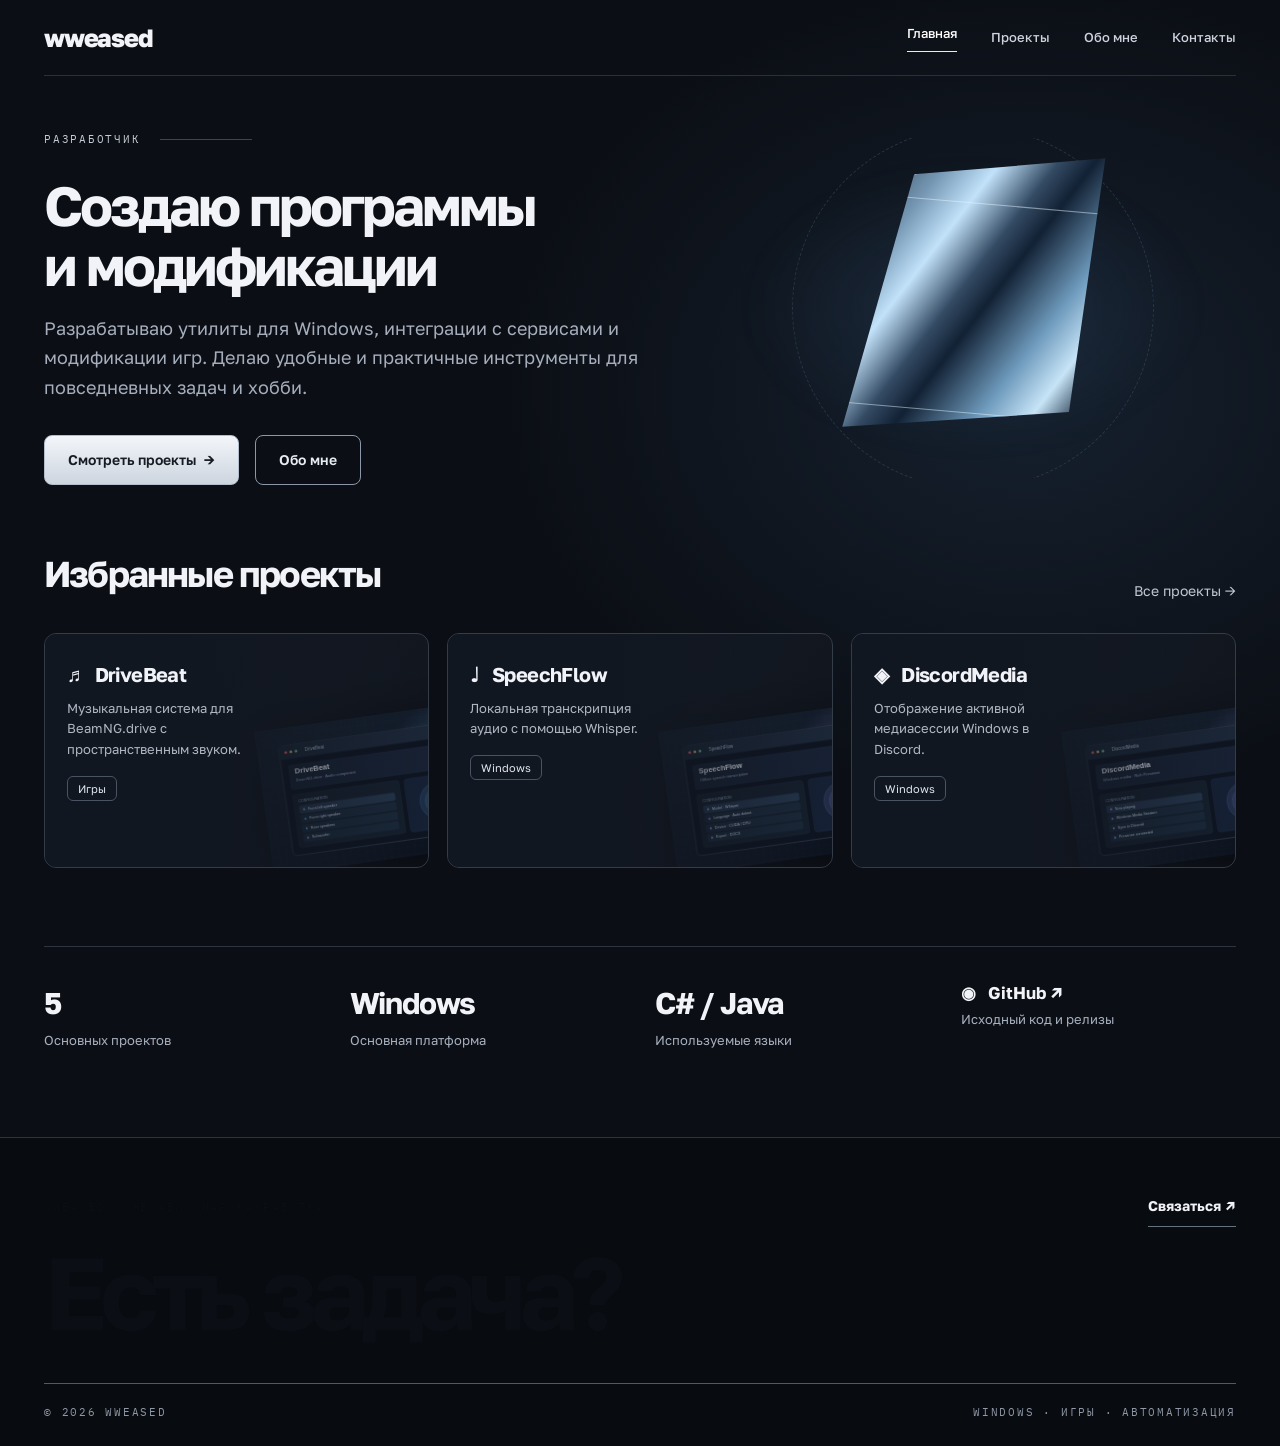
<file: index.html>
<!doctype html><html lang="ru"><head><meta charset="utf-8"><meta name="viewport" content="width=device-width,initial-scale=1"><meta name="theme-color" content="#0b0e14"><meta name="description" content="Портфолио Windows-программ, модов и интеграций"><title>Главная — wweased</title><link rel="stylesheet" href="/assets/style.css"></head><body><div class="wrap"><header class="top"><a class="logo" href="/">wweased<i>.</i></a><button class="menu" type="button" aria-expanded="false" aria-controls="mainnav">Меню</button><nav class="nav" id="mainnav" aria-label="Основная навигация"><a href="/" aria-current="page">Главная</a><a href="/projects/" >Проекты</a><a href="/about/" >Обо мне</a><a href="/contact/" >Контакты</a></nav></header><main><section class="landing-hero"><div class="landing-copy"><div class="mono landing-kicker">РАЗРАБОТЧИК</div><h1>Создаю программы<br>и модификации</h1><p>Разрабатываю утилиты для Windows, интеграции с сервисами и модификации игр. Делаю удобные и практичные инструменты для повседневных задач и хобби.</p><div class="landing-actions"><a class="primary" href="/projects/">Смотреть проекты&nbsp; →</a><a class="secondary" href="/about/">Обо мне</a></div></div><div class="prism-wrap" aria-hidden="true"><div class="prism"></div></div></section><section aria-label="Избранные проекты"><div class="featured-head"><h2>Избранные проекты</h2><a href="/projects/">Все проекты →</a></div><div class="featured-grid"><a class="feature-card" href="/projects/drivebeat/"><div class="card-info"><div class="card-name">♬ &nbsp; DriveBeat</div><p>Музыкальная система для BeamNG.drive с пространственным звуком.</p><span class="pill">Игры</span></div><div class="card-art car-art" aria-hidden="true"><img class="feature-preview" src="/assets/drivebeat-preview.svg" alt="Иллюстрация интерфейса drivebeat" loading="lazy"></div></a><a class="feature-card" href="/projects/speechflow/"><div class="card-info"><div class="card-name">♩ &nbsp; SpeechFlow</div><p>Локальная транскрипция аудио с помощью Whisper.</p><span class="pill">Windows</span></div><div class="card-art wave-art" aria-hidden="true"><img class="feature-preview" src="/assets/speechflow-preview.svg" alt="Иллюстрация интерфейса speechflow" loading="lazy"></div></a><a class="feature-card" href="/projects/discordmedia/"><div class="card-info"><div class="card-name">◈ &nbsp; DiscordMedia</div><p>Отображение активной медиасессии Windows в Discord.</p><span class="pill">Windows</span></div><div class="card-art discord-art" aria-hidden="true"><img class="feature-preview" src="/assets/discordmedia-preview.svg" alt="Иллюстрация интерфейса discordmedia" loading="lazy"></div></a></div></section><section class="landing-stats" aria-label="О проектах"><div><strong>5</strong><span>Основных проектов</span></div><div><strong>Windows</strong><span>Основная платформа</span></div><div><strong>C# / Java</strong><span>Используемые языки</span></div><div><a href="https://github.com/wweased" target="_blank" rel="noopener noreferrer">◉ &nbsp; GitHub ↗</a><br><span>Исходный код и релизы</span></div></section></main></div><footer class="footer"><div class="wrap"><div class="footer-top"><div><span class="mono">wweased / независимая разработка</span><h2>Есть задача?</h2></div><div><a class="textlink" href="/contact/">Связаться ↗</a></div></div><div class="footer-bottom mono"><span>© 2026 wweased</span><span>Windows · Игры · Автоматизация</span></div></div></footer><script src="/assets/site.js" defer></script></body></html>
</file>
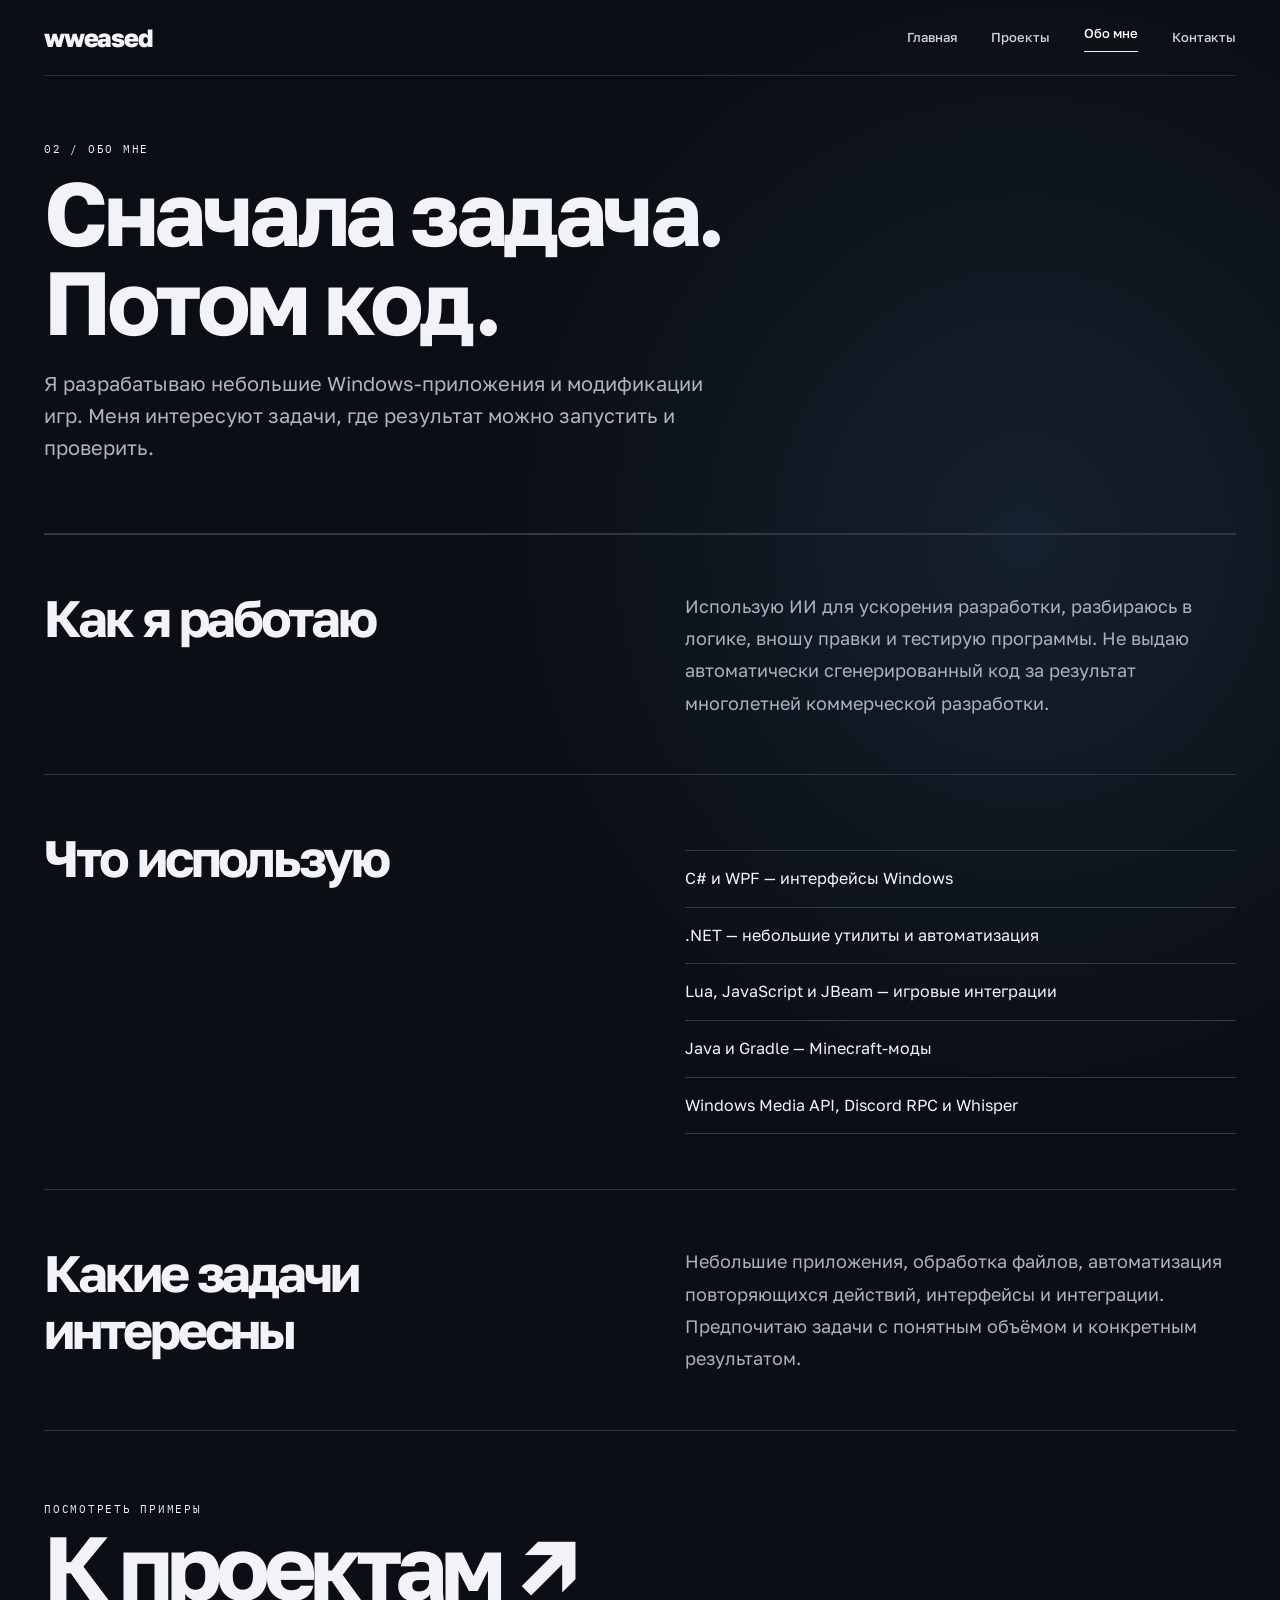
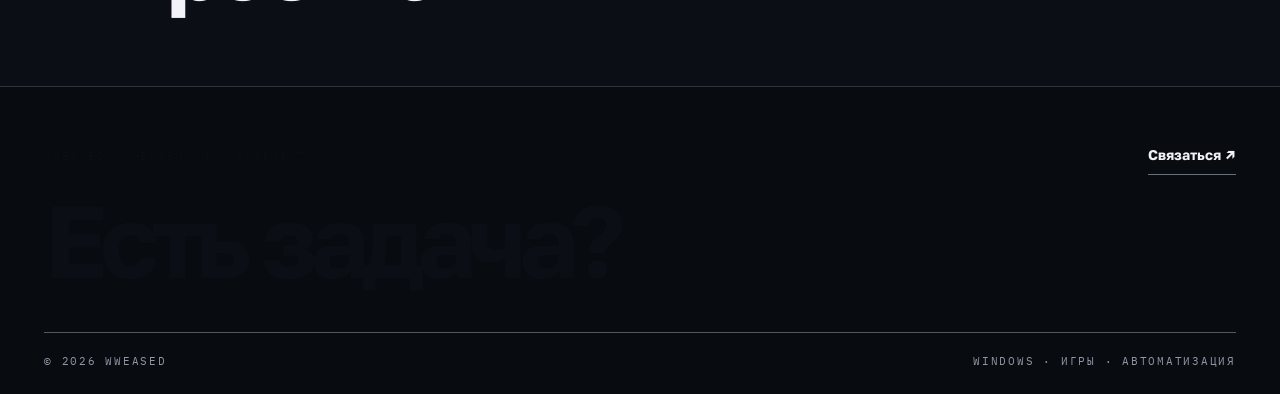
<file: about/index.html>
<!doctype html><html lang="ru"><head><meta charset="utf-8"><meta name="viewport" content="width=device-width,initial-scale=1"><meta name="theme-color" content="#0b0e14"><meta name="description" content="О разработчике wweased и его подходе"><title>Обо мне — wweased</title><link rel="stylesheet" href="/assets/style.css"></head><body><div class="wrap"><header class="top"><a class="logo" href="/">wweased<i>.</i></a><button class="menu" type="button" aria-expanded="false" aria-controls="mainnav">Меню</button><nav class="nav" id="mainnav" aria-label="Основная навигация"><a href="/" >Главная</a><a href="/projects/" >Проекты</a><a href="/about/" aria-current="page">Обо мне</a><a href="/contact/" >Контакты</a></nav></header><main><header class="pagehead"><div class="mono">02 / Обо мне</div><h1>Сначала задача.<br>Потом код.</h1><p>Я разрабатываю небольшие Windows-приложения и модификации игр. Меня интересуют задачи, где результат можно запустить и проверить.</p></header><div class="case-grid"><h2>Как я работаю</h2><p>Использую ИИ для ускорения разработки, разбираюсь в логике, вношу правки и тестирую программы. Не выдаю автоматически сгенерированный код за результат многолетней коммерческой разработки.</p></div><div class="case-grid"><h2>Что использую</h2><div><ul class="featurelist"><li>C# и WPF — интерфейсы Windows</li><li>.NET — небольшие утилиты и автоматизация</li><li>Lua, JavaScript и JBeam — игровые интеграции</li><li>Java и Gradle — Minecraft-моды</li><li>Windows Media API, Discord RPC и Whisper</li></ul></div></div><div class="case-grid"><h2>Какие задачи интересны</h2><p>Небольшие приложения, обработка файлов, автоматизация повторяющихся действий, интерфейсы и интеграции. Предпочитаю задачи с понятным объёмом и конкретным результатом.</p></div><div class="next"><div class="mono">Посмотреть примеры</div><a href="/projects/">К проектам ↗</a></div></main></div><footer class="footer"><div class="wrap"><div class="footer-top"><div><span class="mono">wweased / независимая разработка</span><h2>Есть задача?</h2></div><div><a class="textlink" href="/contact/">Связаться ↗</a></div></div><div class="footer-bottom mono"><span>© 2026 wweased</span><span>Windows · Игры · Автоматизация</span></div></div></footer><script src="/assets/site.js" defer></script></body></html>
</file>
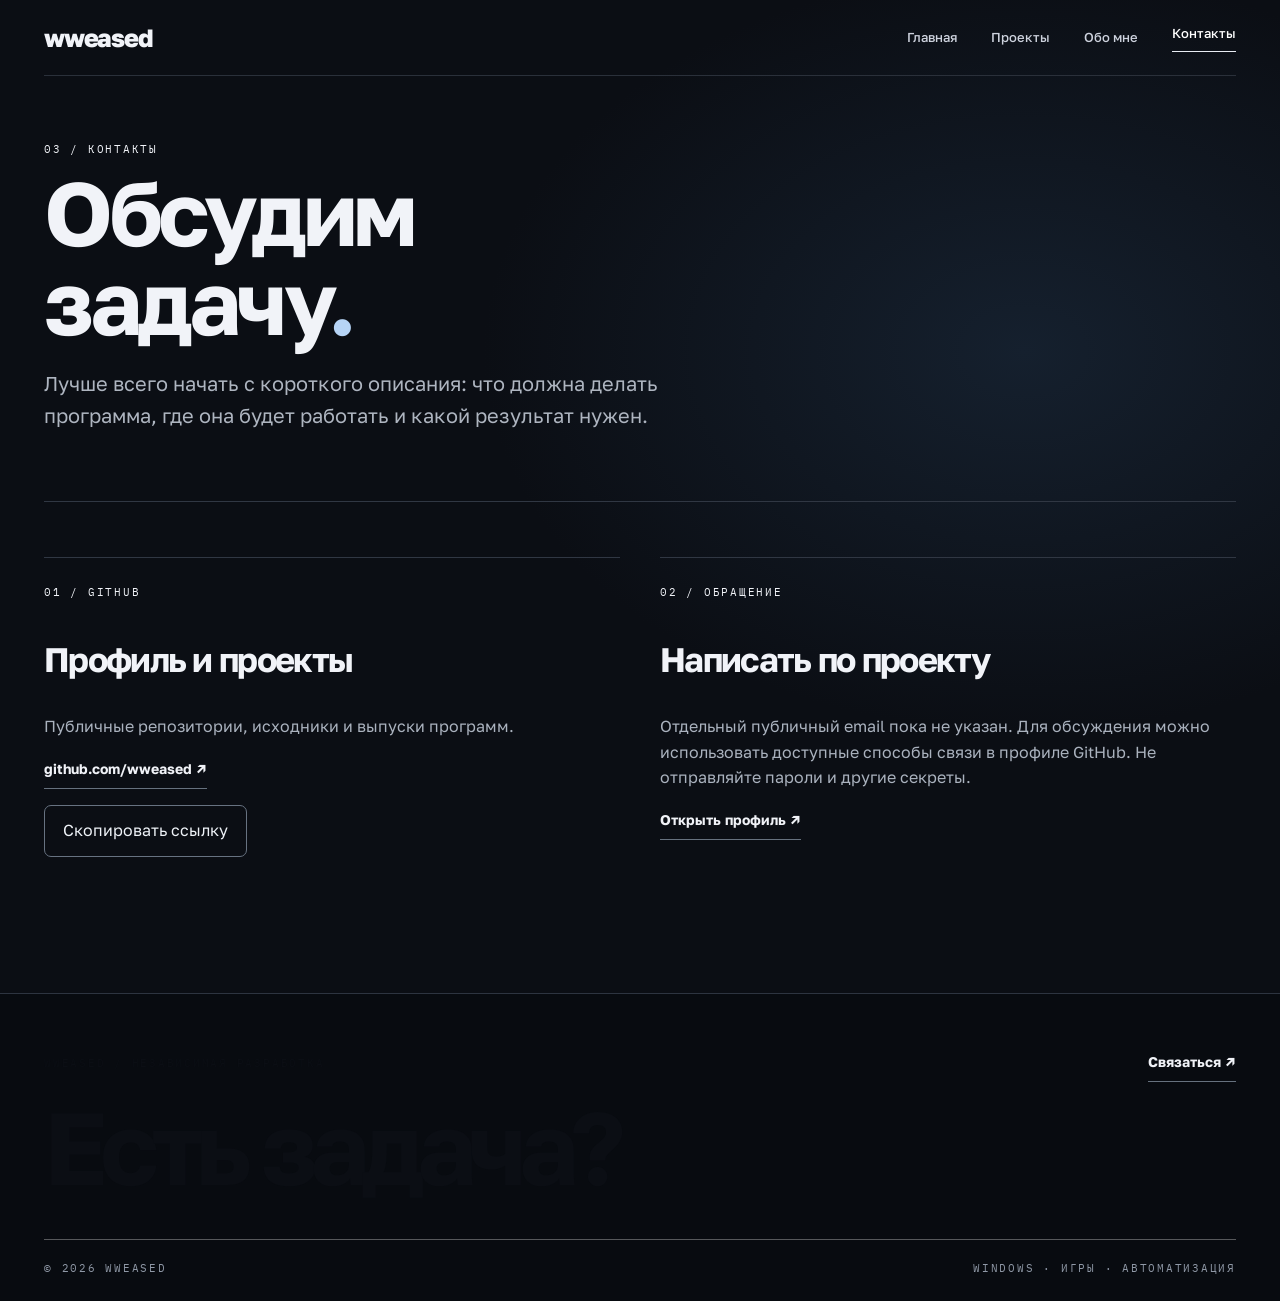
<file: contact/index.html>
<!doctype html><html lang="ru"><head><meta charset="utf-8"><meta name="viewport" content="width=device-width,initial-scale=1"><meta name="theme-color" content="#0b0e14"><meta name="description" content="Контакты wweased"><title>Контакты — wweased</title><link rel="stylesheet" href="/assets/style.css"></head><body><div class="wrap"><header class="top"><a class="logo" href="/">wweased<i>.</i></a><button class="menu" type="button" aria-expanded="false" aria-controls="mainnav">Меню</button><nav class="nav" id="mainnav" aria-label="Основная навигация"><a href="/" >Главная</a><a href="/projects/" >Проекты</a><a href="/about/" >Обо мне</a><a href="/contact/" aria-current="page">Контакты</a></nav></header><main><header class="pagehead"><div class="mono">03 / Контакты</div><h1>Обсудим<br>задачу<span style="color:#b7d7f5">.</span></h1><p>Лучше всего начать с короткого описания: что должна делать программа, где она будет работать и какой результат нужен.</p></header><div class="contactoptions"><div><span class="mono">01 / GitHub</span><h2>Профиль и проекты</h2><p>Публичные репозитории, исходники и выпуски программ.</p><a class="textlink" href="https://github.com/wweased" target="_blank" rel="noopener noreferrer">github.com/wweased ↗</a><p><button type="button" class="copybtn" data-copy="https://github.com/wweased">Скопировать ссылку</button></p></div><div><span class="mono">02 / Обращение</span><h2>Написать по проекту</h2><p>Отдельный публичный email пока не указан. Для обсуждения можно использовать доступные способы связи в профиле GitHub. Не отправляйте пароли и другие секреты.</p><a class="textlink" href="https://github.com/wweased" target="_blank" rel="noopener noreferrer">Открыть профиль ↗</a></div></div></main></div><footer class="footer"><div class="wrap"><div class="footer-top"><div><span class="mono">wweased / независимая разработка</span><h2>Есть задача?</h2></div><div><a class="textlink" href="/contact/">Связаться ↗</a></div></div><div class="footer-bottom mono"><span>© 2026 wweased</span><span>Windows · Игры · Автоматизация</span></div></div></footer><script src="/assets/site.js" defer></script></body></html>
</file>
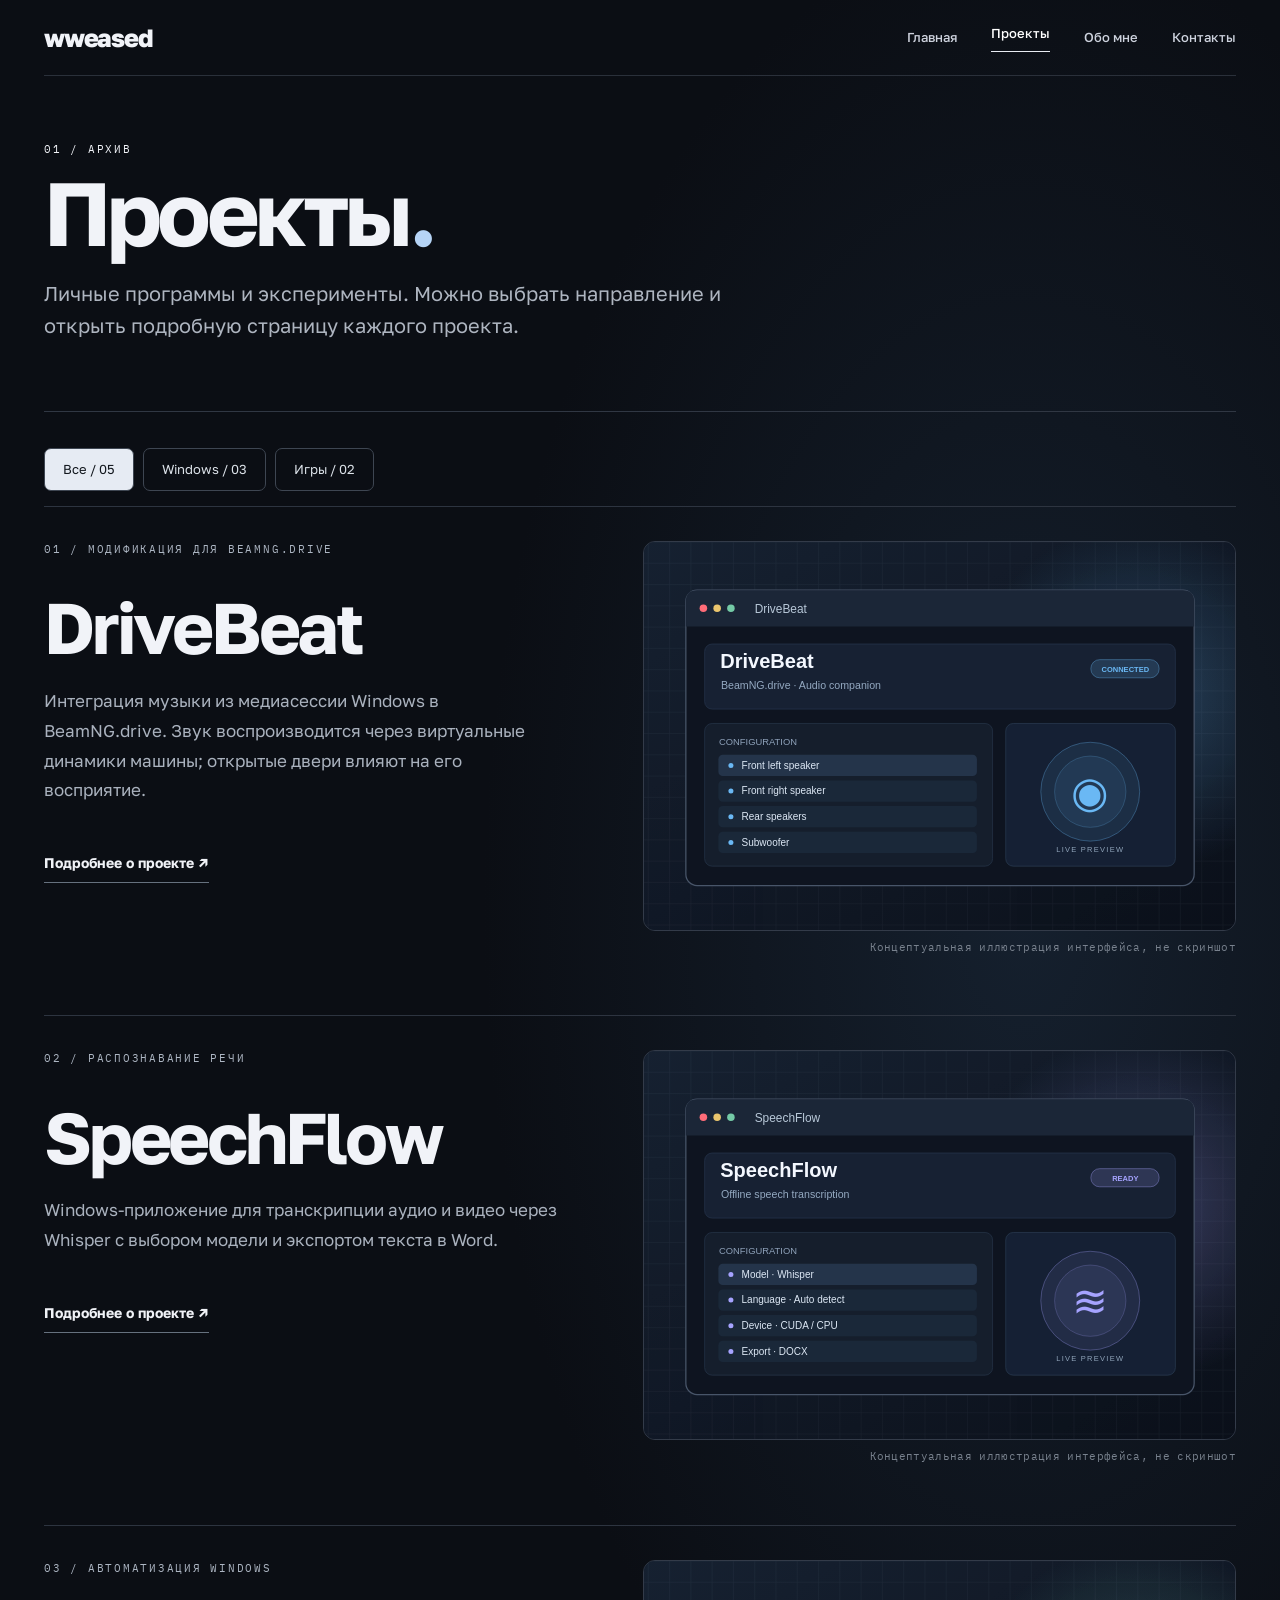
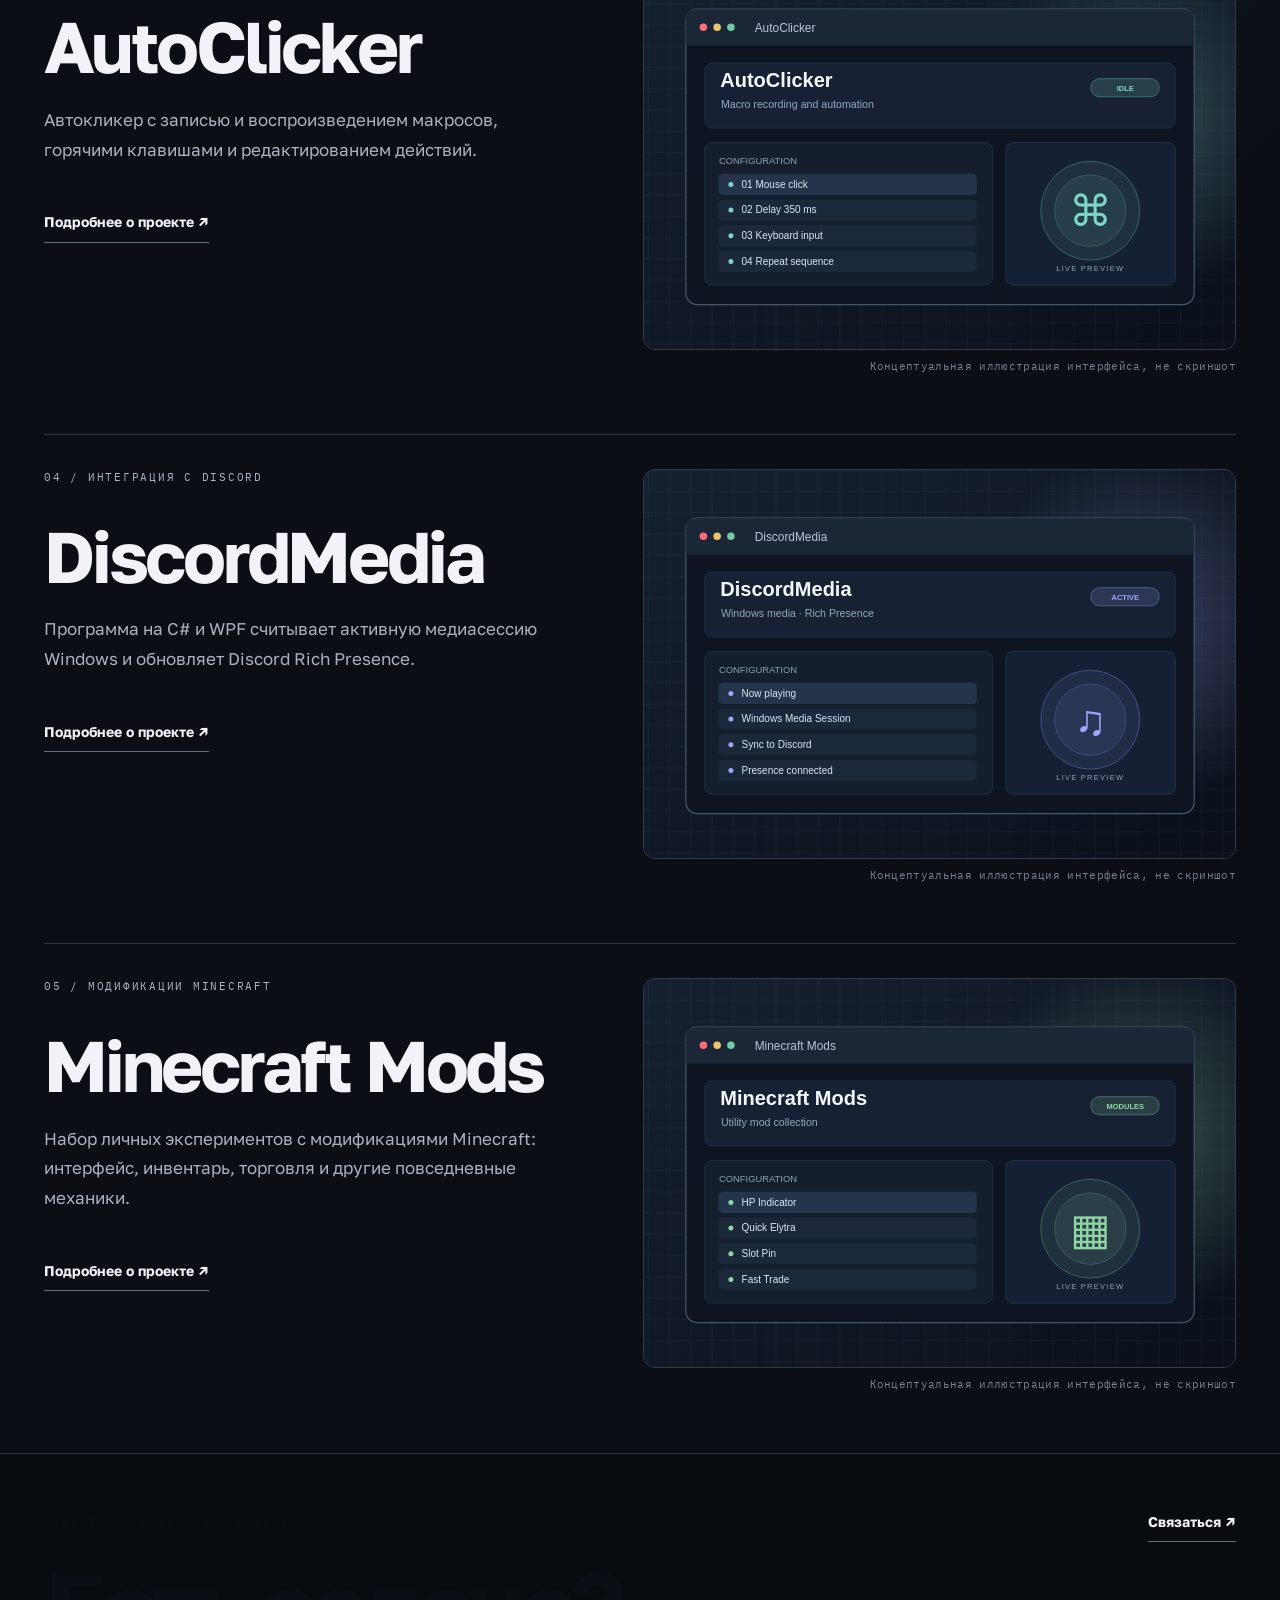
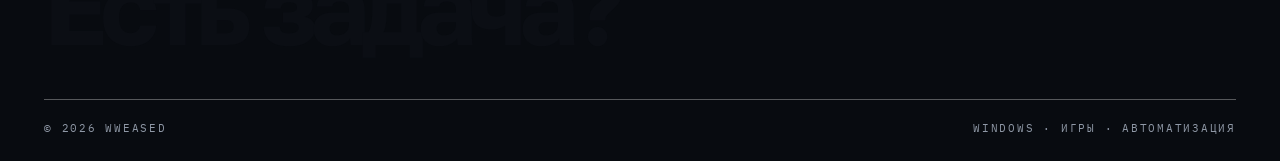
<file: projects/index.html>
<!doctype html><html lang="ru"><head><meta charset="utf-8"><meta name="viewport" content="width=device-width,initial-scale=1"><meta name="theme-color" content="#0b0e14"><meta name="description" content="Каталог проектов wweased"><title>Проекты — wweased</title><link rel="stylesheet" href="/assets/style.css"></head><body><div class="wrap"><header class="top"><a class="logo" href="/">wweased<i>.</i></a><button class="menu" type="button" aria-expanded="false" aria-controls="mainnav">Меню</button><nav class="nav" id="mainnav" aria-label="Основная навигация"><a href="/" >Главная</a><a href="/projects/" aria-current="page">Проекты</a><a href="/about/" >Обо мне</a><a href="/contact/" >Контакты</a></nav></header><main><header class="pagehead"><div class="mono">01 / Архив</div><h1>Проекты<span style="color:#b7d7f5">.</span></h1><p>Личные программы и эксперименты. Можно выбрать направление и открыть подробную страницу каждого проекта.</p></header><div class="filters" role="group" aria-label="Фильтр проектов"><button class="filter" type="button" data-filter="all" aria-pressed="true">Все / 05</button><button class="filter" type="button" data-filter="desktop" aria-pressed="false">Windows / 03</button><button class="filter" type="button" data-filter="games" aria-pressed="false">Игры / 02</button></div><div class="catalog"><article class="projectrow" data-category="games"><div><div class="mono number">01 / Модификация для BeamNG.drive</div><h3>DriveBeat</h3><p>Интеграция музыки из медиасессии Windows в BeamNG.drive. Звук воспроизводится через виртуальные динамики машины; открытые двери влияют на его восприятие.</p><a class="textlink rowlink" href="/projects/drivebeat/">Подробнее о проекте ↗</a></div><div><a href="/projects/drivebeat/" aria-label="Подробнее: DriveBeat"><div class="visual" data-kind="drivebeat" role="img" aria-label="Авторская схема проекта DriveBeat, не скриншот"><img class="catalog-preview" src="/assets/drivebeat-preview.svg" alt="Концептуальная иллюстрация интерфейса drivebeat" loading="lazy"></div></a><div class="visualnote">Концептуальная иллюстрация интерфейса, не скриншот</div></div></article><article class="projectrow" data-category="desktop"><div><div class="mono number">02 / Распознавание речи</div><h3>SpeechFlow</h3><p>Windows-приложение для транскрипции аудио и видео через Whisper с выбором модели и экспортом текста в Word.</p><a class="textlink rowlink" href="/projects/speechflow/">Подробнее о проекте ↗</a></div><div><a href="/projects/speechflow/" aria-label="Подробнее: SpeechFlow"><div class="visual" data-kind="speechflow" role="img" aria-label="Авторская схема проекта SpeechFlow, не скриншот"><img class="catalog-preview" src="/assets/speechflow-preview.svg" alt="Концептуальная иллюстрация интерфейса speechflow" loading="lazy"></div></a><div class="visualnote">Концептуальная иллюстрация интерфейса, не скриншот</div></div></article><article class="projectrow" data-category="desktop"><div><div class="mono number">03 / Автоматизация Windows</div><h3>AutoClicker</h3><p>Автокликер с записью и воспроизведением макросов, горячими клавишами и редактированием действий.</p><a class="textlink rowlink" href="/projects/autoclicker/">Подробнее о проекте ↗</a></div><div><a href="/projects/autoclicker/" aria-label="Подробнее: AutoClicker"><div class="visual" data-kind="autoclicker" role="img" aria-label="Авторская схема проекта AutoClicker, не скриншот"><img class="catalog-preview" src="/assets/autoclicker-preview.svg" alt="Концептуальная иллюстрация интерфейса autoclicker" loading="lazy"></div></a><div class="visualnote">Концептуальная иллюстрация интерфейса, не скриншот</div></div></article><article class="projectrow" data-category="desktop"><div><div class="mono number">04 / Интеграция с Discord</div><h3>DiscordMedia</h3><p>Программа на C# и WPF считывает активную медиасессию Windows и обновляет Discord Rich Presence.</p><a class="textlink rowlink" href="/projects/discordmedia/">Подробнее о проекте ↗</a></div><div><a href="/projects/discordmedia/" aria-label="Подробнее: DiscordMedia"><div class="visual" data-kind="discordmedia" role="img" aria-label="Авторская схема проекта DiscordMedia, не скриншот"><img class="catalog-preview" src="/assets/discordmedia-preview.svg" alt="Концептуальная иллюстрация интерфейса discordmedia" loading="lazy"></div></a><div class="visualnote">Концептуальная иллюстрация интерфейса, не скриншот</div></div></article><article class="projectrow" data-category="games"><div><div class="mono number">05 / Модификации Minecraft</div><h3>Minecraft Mods</h3><p>Набор личных экспериментов с модификациями Minecraft: интерфейс, инвентарь, торговля и другие повседневные механики.</p><a class="textlink rowlink" href="/projects/minecraft/">Подробнее о проекте ↗</a></div><div><a href="/projects/minecraft/" aria-label="Подробнее: Minecraft Mods"><div class="visual" data-kind="minecraft" role="img" aria-label="Авторская схема проекта Minecraft Mods, не скриншот"><img class="catalog-preview" src="/assets/minecraft-preview.svg" alt="Концептуальная иллюстрация интерфейса minecraft" loading="lazy"></div></a><div class="visualnote">Концептуальная иллюстрация интерфейса, не скриншот</div></div></article></div></main></div><footer class="footer"><div class="wrap"><div class="footer-top"><div><span class="mono">wweased / независимая разработка</span><h2>Есть задача?</h2></div><div><a class="textlink" href="/contact/">Связаться ↗</a></div></div><div class="footer-bottom mono"><span>© 2026 wweased</span><span>Windows · Игры · Автоматизация</span></div></div></footer><script src="/assets/site.js" defer></script></body></html>
</file>
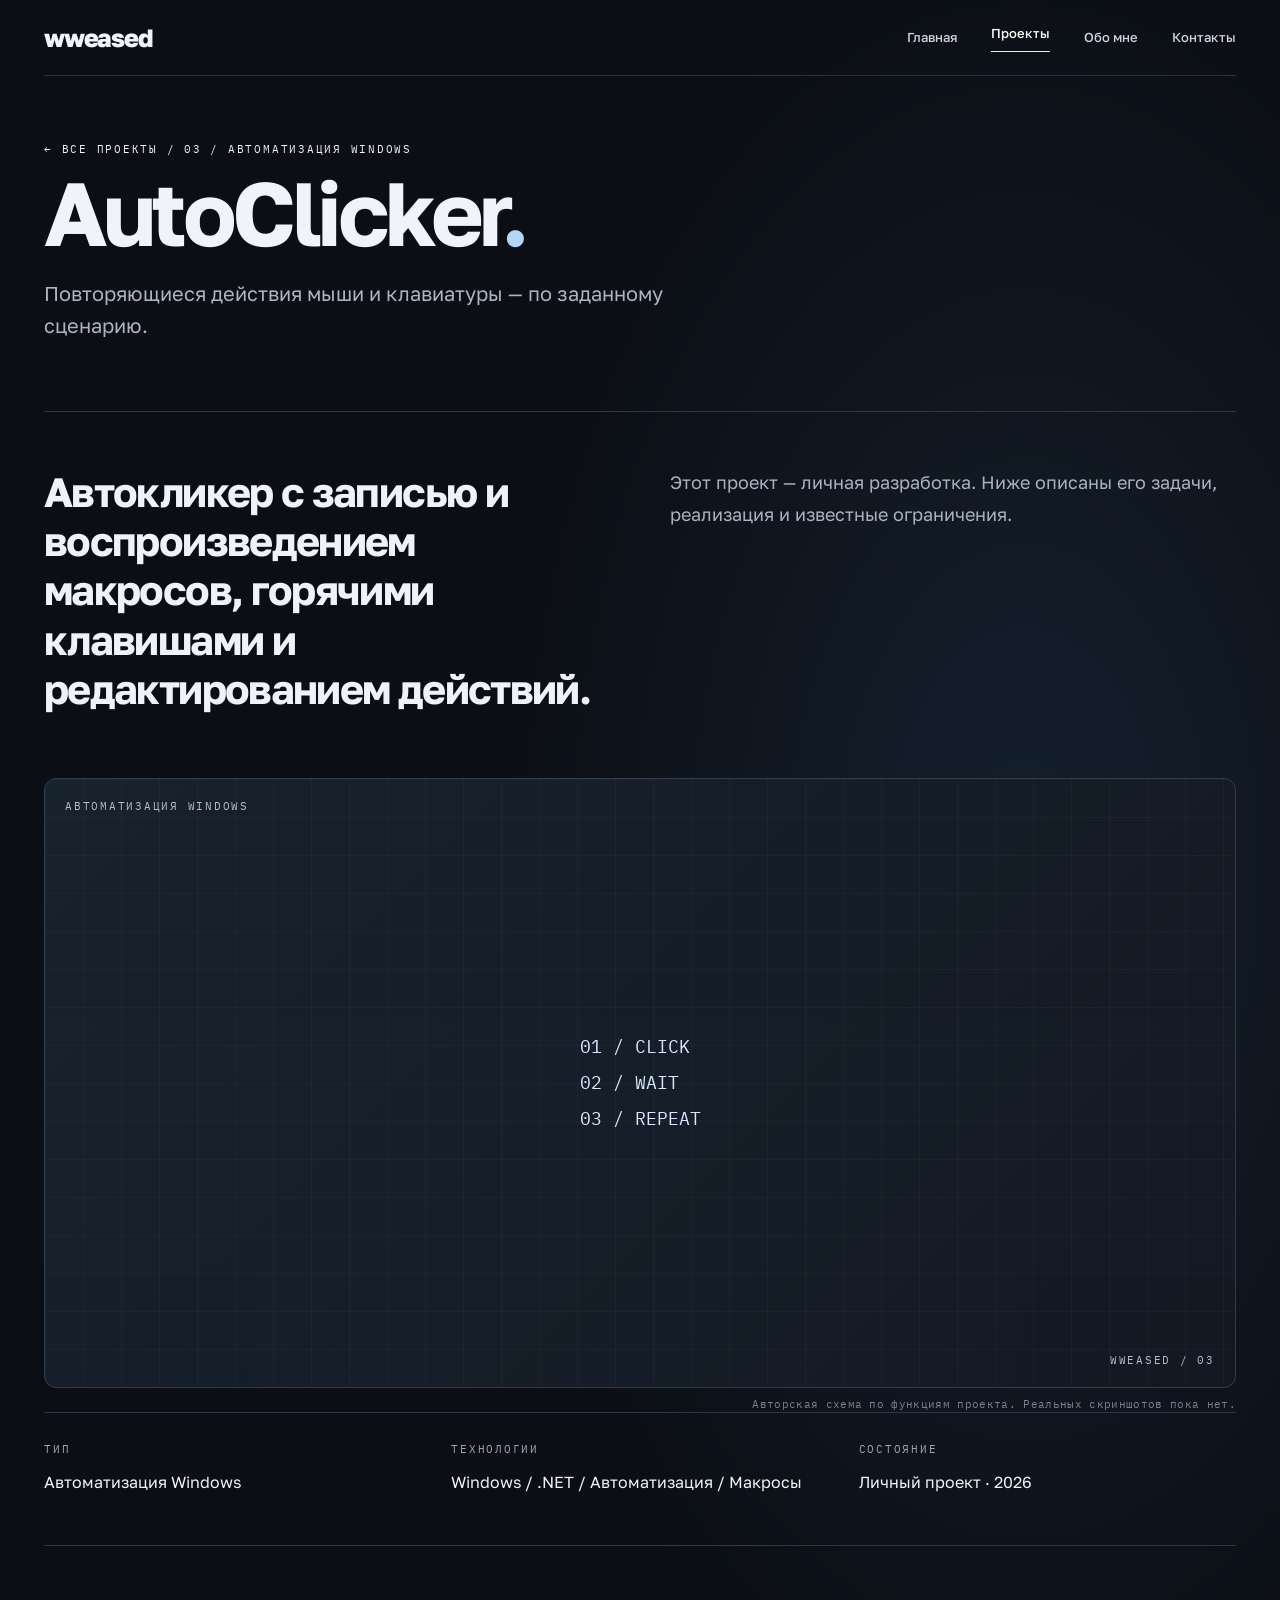
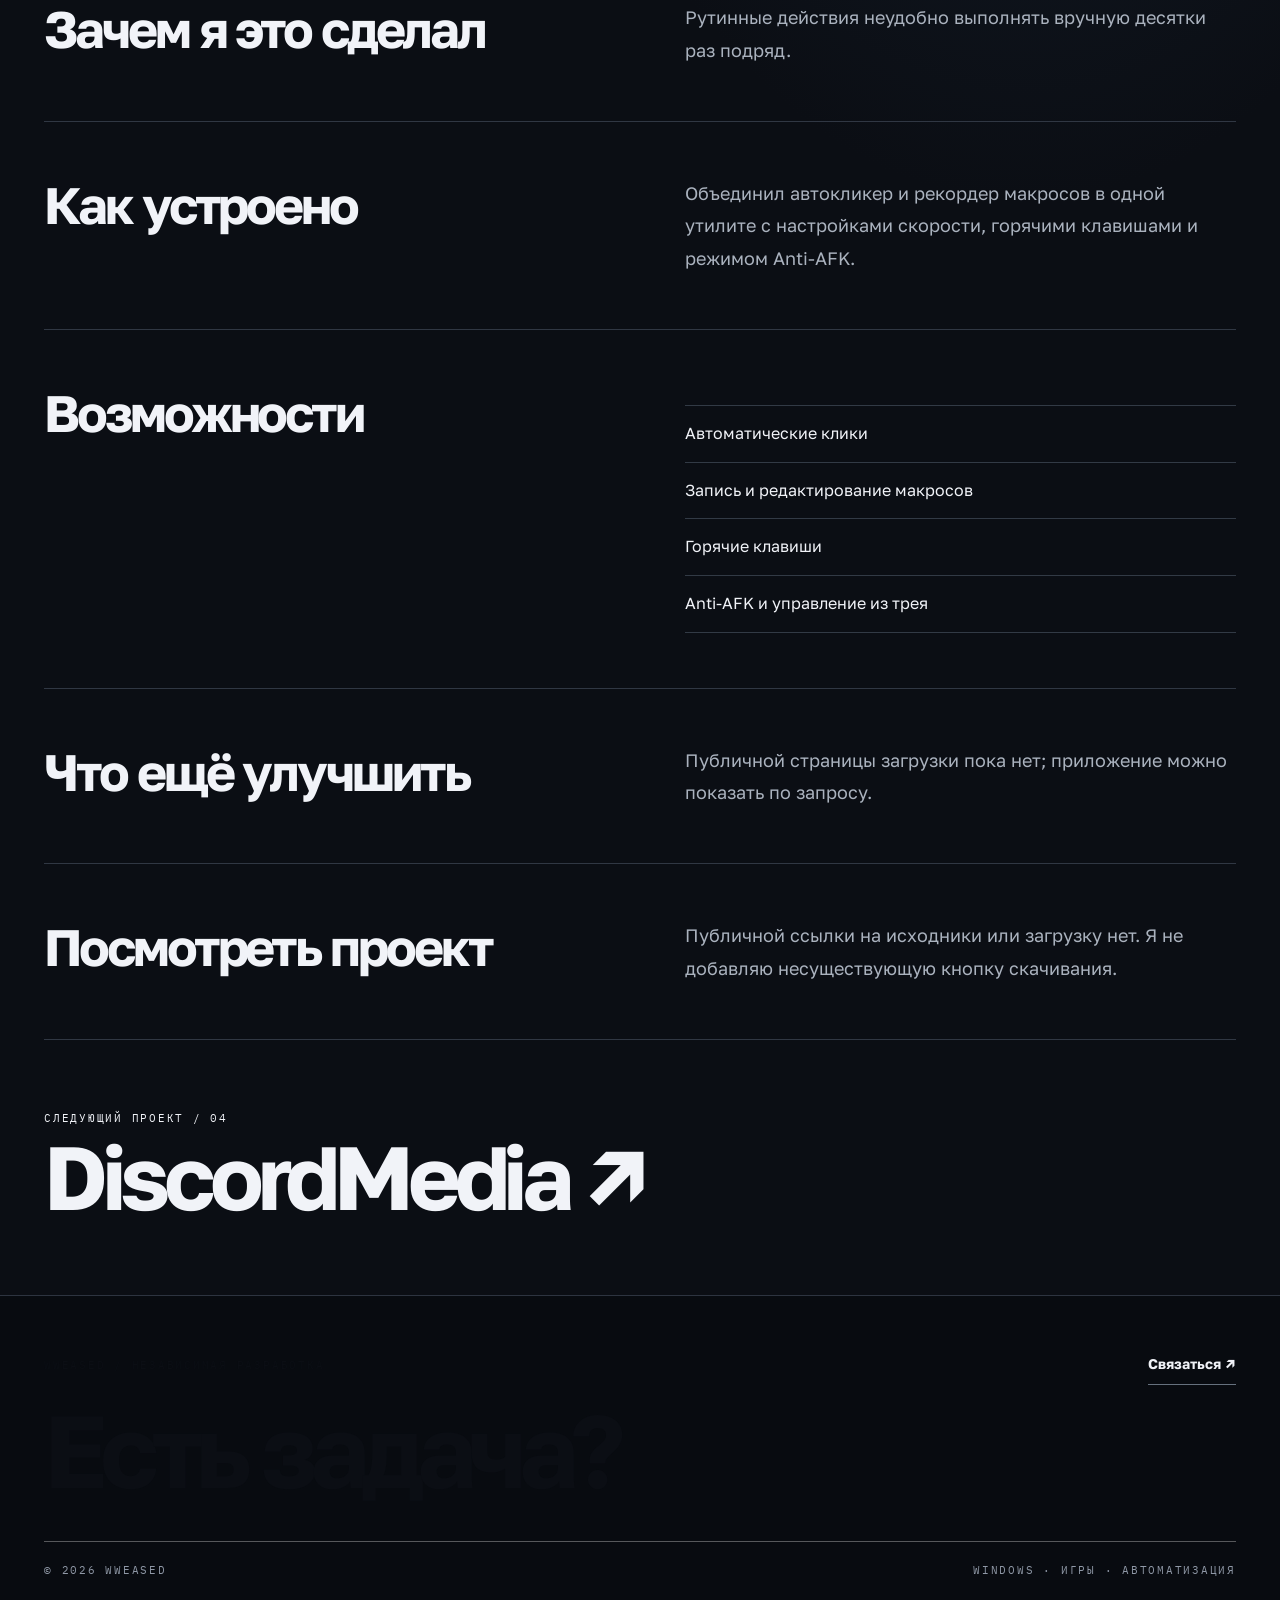
<file: projects/autoclicker/index.html>
<!doctype html><html lang="ru"><head><meta charset="utf-8"><meta name="viewport" content="width=device-width,initial-scale=1"><meta name="theme-color" content="#0b0e14"><meta name="description" content="AutoClicker: Автокликер с записью и воспроизведением макросов, горячими клавишами и редактированием действий."><title>AutoClicker — wweased</title><link rel="stylesheet" href="/assets/style.css"></head><body><div class="wrap"><header class="top"><a class="logo" href="/">wweased<i>.</i></a><button class="menu" type="button" aria-expanded="false" aria-controls="mainnav">Меню</button><nav class="nav" id="mainnav" aria-label="Основная навигация"><a href="/" >Главная</a><a href="/projects/" aria-current="page">Проекты</a><a href="/about/" >Обо мне</a><a href="/contact/" >Контакты</a></nav></header><main><header class="pagehead"><div class="mono"><a href="/projects/">← Все проекты</a> / 03 / Автоматизация Windows</div><h1>AutoClicker<span style="color:#b7d7f5">.</span></h1><p>Повторяющиеся действия мыши и клавиатуры — по заданному сценарию.</p></header><div class="case-intro"><h2>Автокликер с записью и воспроизведением макросов, горячими клавишами и редактированием действий.</h2><p>Этот проект — личная разработка. Ниже описаны его задачи, реализация и известные ограничения.</p></div><section class="case-visual"><div class="visual" data-kind="autoclicker" role="img" aria-label="Авторская схема проекта AutoClicker, не скриншот"><span class="visualtag mono">Автоматизация Windows</span><div class="steps"><span>01 / CLICK</span><span>02 / WAIT</span><span>03 / REPEAT</span></div><span class="visualfoot mono">wweased / 03</span></div><div class="visualnote">Авторская схема по функциям проекта. Реальных скриншотов пока нет.</div><div id="gallery"></div></section><div class="facts"><div><div class="mono">Тип</div><p>Автоматизация Windows</p></div><div><div class="mono">Технологии</div><p>Windows / .NET / Автоматизация / Макросы</p></div><div><div class="mono">Состояние</div><p>Личный проект · 2026</p></div></div><section class="case-grid"><h2>Зачем я это сделал</h2><p>Рутинные действия неудобно выполнять вручную десятки раз подряд.</p></section><section class="case-grid"><h2>Как устроено</h2><p>Объединил автокликер и рекордер макросов в одной утилите с настройками скорости, горячими клавишами и режимом Anti-AFK.</p></section><section class="case-grid"><h2>Возможности</h2><ul class="featurelist"><li>Автоматические клики</li><li>Запись и редактирование макросов</li><li>Горячие клавиши</li><li>Anti-AFK и управление из трея</li></ul></section><section class="case-grid"><h2>Что ещё улучшить</h2><p>Публичной страницы загрузки пока нет; приложение можно показать по запросу.</p></section><section class="case-grid"><h2>Посмотреть проект</h2><div><p>Публичной ссылки на исходники или загрузку нет. Я не добавляю несуществующую кнопку скачивания.</p></div></section><section class="next"><div class="mono">Следующий проект / 04</div><a href="/projects/discordmedia/">DiscordMedia ↗</a></section></main><dialog id="lightbox" class="lightbox"><button id="close-lightbox" type="button">Закрыть ×</button><img alt=""></dialog></div><footer class="footer"><div class="wrap"><div class="footer-top"><div><span class="mono">wweased / независимая разработка</span><h2>Есть задача?</h2></div><div><a class="textlink" href="/contact/">Связаться ↗</a></div></div><div class="footer-bottom mono"><span>© 2026 wweased</span><span>Windows · Игры · Автоматизация</span></div></div></footer><script src="/assets/site.js" defer></script></body></html>
</file>
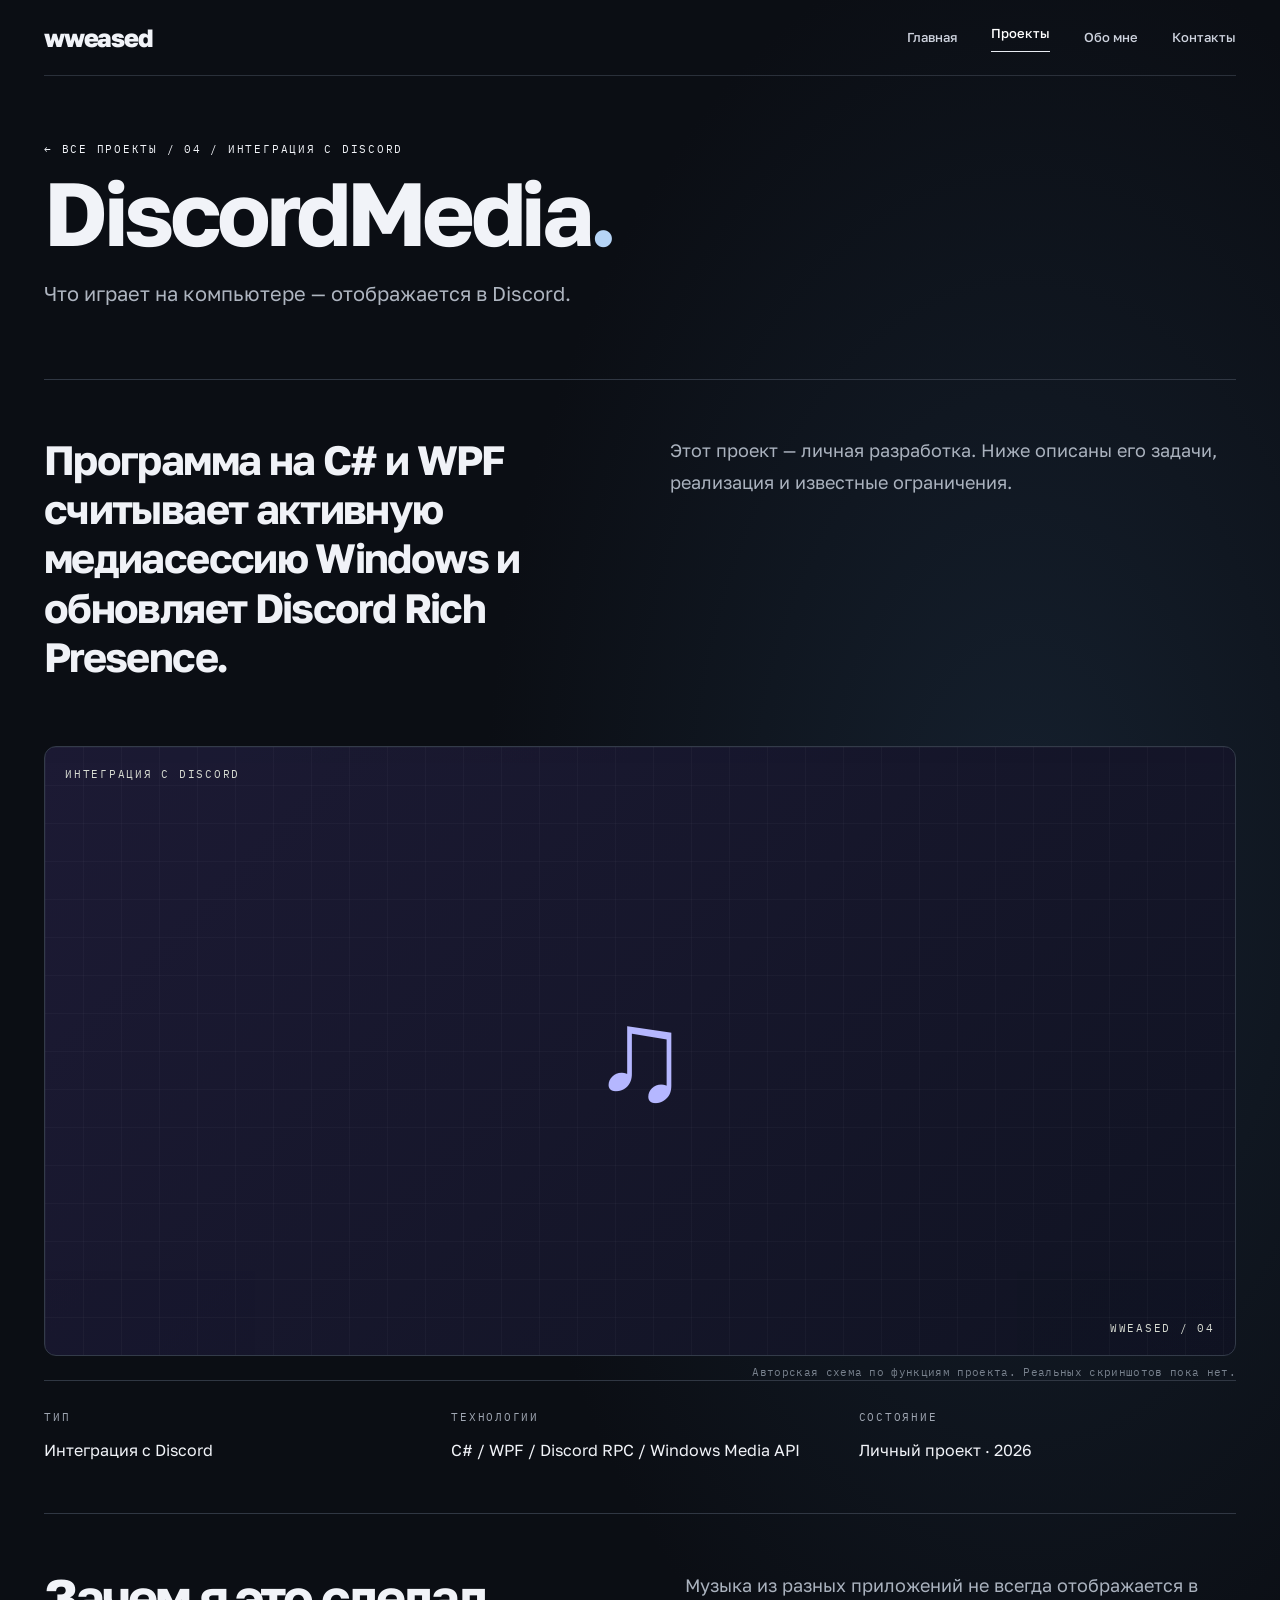
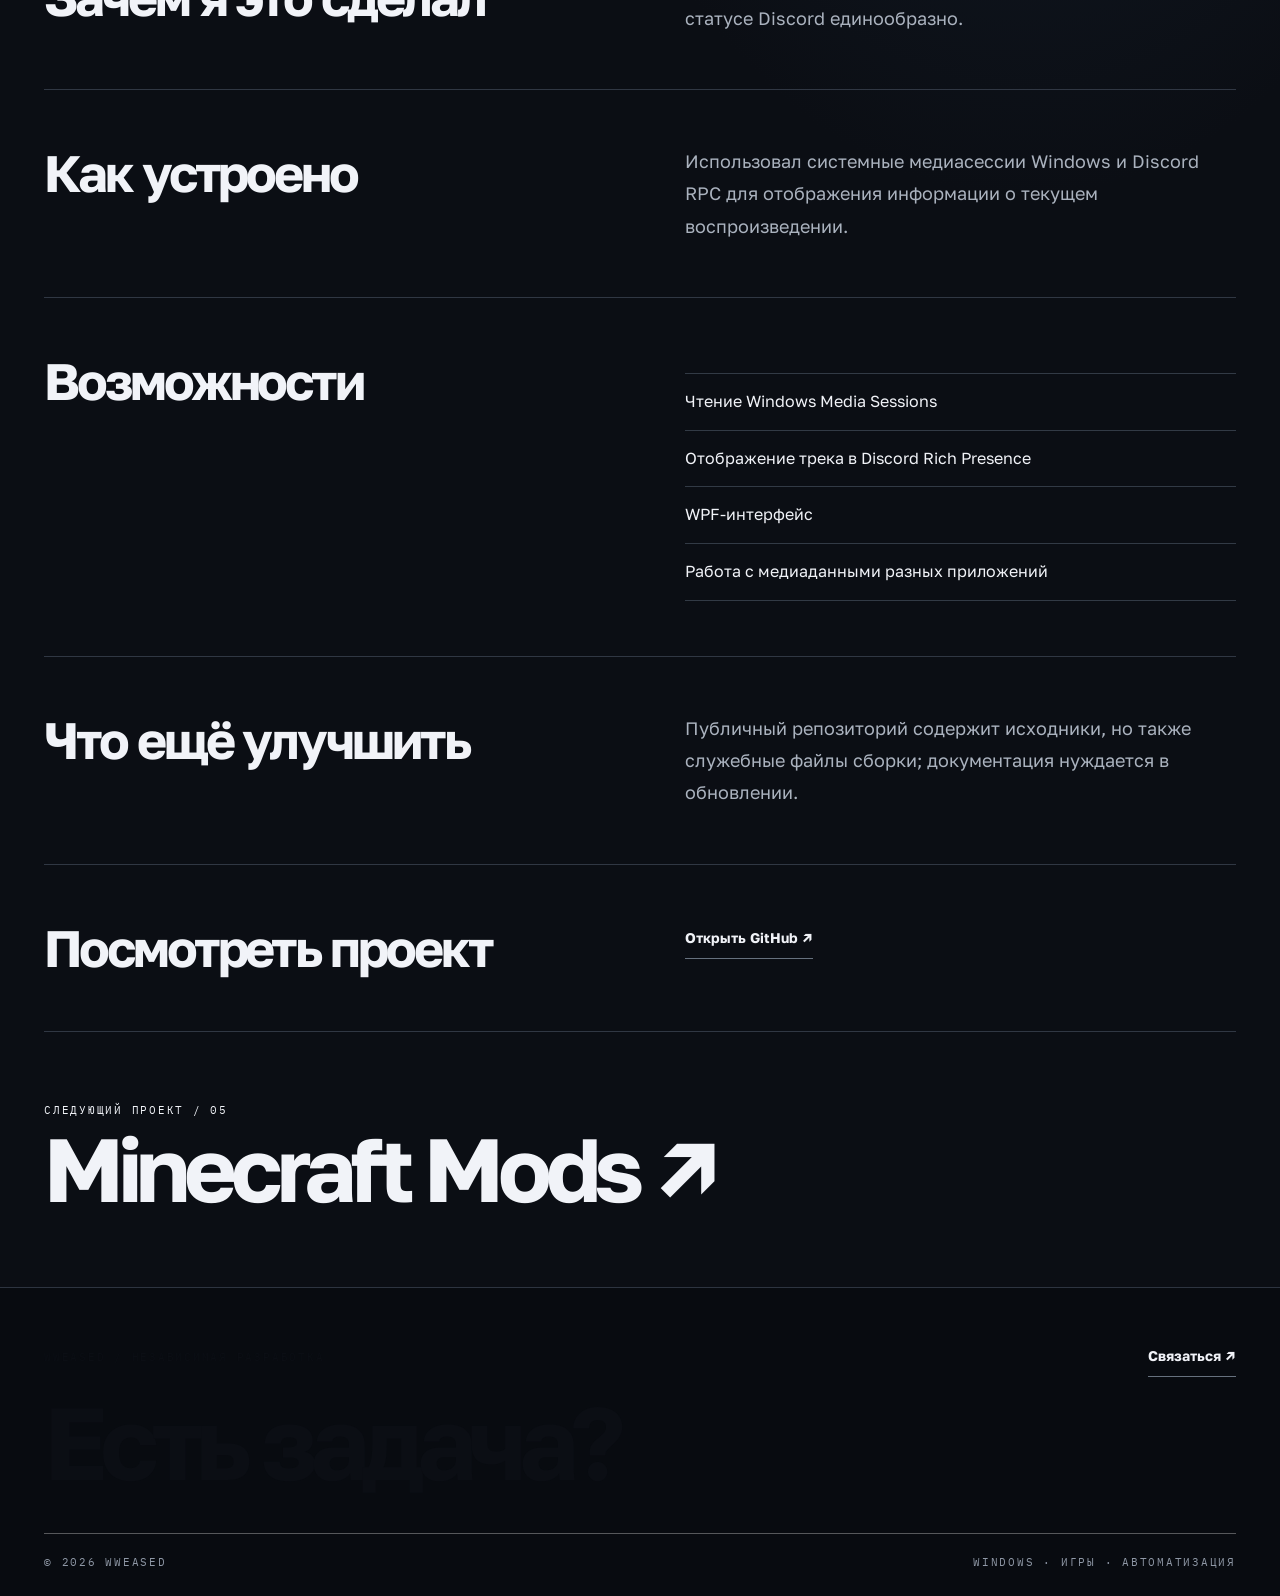
<file: projects/discordmedia/index.html>
<!doctype html><html lang="ru"><head><meta charset="utf-8"><meta name="viewport" content="width=device-width,initial-scale=1"><meta name="theme-color" content="#0b0e14"><meta name="description" content="DiscordMedia: Программа на C# и WPF считывает активную медиасессию Windows и обновляет Discord Rich Presence."><title>DiscordMedia — wweased</title><link rel="stylesheet" href="/assets/style.css"></head><body><div class="wrap"><header class="top"><a class="logo" href="/">wweased<i>.</i></a><button class="menu" type="button" aria-expanded="false" aria-controls="mainnav">Меню</button><nav class="nav" id="mainnav" aria-label="Основная навигация"><a href="/" >Главная</a><a href="/projects/" aria-current="page">Проекты</a><a href="/about/" >Обо мне</a><a href="/contact/" >Контакты</a></nav></header><main><header class="pagehead"><div class="mono"><a href="/projects/">← Все проекты</a> / 04 / Интеграция с Discord</div><h1>DiscordMedia<span style="color:#b7d7f5">.</span></h1><p>Что играет на компьютере — отображается в Discord.</p></header><div class="case-intro"><h2>Программа на C# и WPF считывает активную медиасессию Windows и обновляет Discord Rich Presence.</h2><p>Этот проект — личная разработка. Ниже описаны его задачи, реализация и известные ограничения.</p></div><section class="case-visual"><div class="visual" data-kind="discordmedia" role="img" aria-label="Авторская схема проекта DiscordMedia, не скриншот"><span class="visualtag mono">Интеграция с Discord</span><div class="discordicon">♫</div><span class="visualfoot mono">wweased / 04</span></div><div class="visualnote">Авторская схема по функциям проекта. Реальных скриншотов пока нет.</div><div id="gallery"></div></section><div class="facts"><div><div class="mono">Тип</div><p>Интеграция с Discord</p></div><div><div class="mono">Технологии</div><p>C# / WPF / Discord RPC / Windows Media API</p></div><div><div class="mono">Состояние</div><p>Личный проект · 2026</p></div></div><section class="case-grid"><h2>Зачем я это сделал</h2><p>Музыка из разных приложений не всегда отображается в статусе Discord единообразно.</p></section><section class="case-grid"><h2>Как устроено</h2><p>Использовал системные медиасессии Windows и Discord RPC для отображения информации о текущем воспроизведении.</p></section><section class="case-grid"><h2>Возможности</h2><ul class="featurelist"><li>Чтение Windows Media Sessions</li><li>Отображение трека в Discord Rich Presence</li><li>WPF-интерфейс</li><li>Работа с медиаданными разных приложений</li></ul></section><section class="case-grid"><h2>Что ещё улучшить</h2><p>Публичный репозиторий содержит исходники, но также служебные файлы сборки; документация нуждается в обновлении.</p></section><section class="case-grid"><h2>Посмотреть проект</h2><div><p><a class="textlink" href="https://github.com/wweased/DiscordMedia" target="_blank" rel="noopener noreferrer">Открыть GitHub ↗</a></p></div></section><section class="next"><div class="mono">Следующий проект / 05</div><a href="/projects/minecraft/">Minecraft Mods ↗</a></section></main><dialog id="lightbox" class="lightbox"><button id="close-lightbox" type="button">Закрыть ×</button><img alt=""></dialog></div><footer class="footer"><div class="wrap"><div class="footer-top"><div><span class="mono">wweased / независимая разработка</span><h2>Есть задача?</h2></div><div><a class="textlink" href="/contact/">Связаться ↗</a></div></div><div class="footer-bottom mono"><span>© 2026 wweased</span><span>Windows · Игры · Автоматизация</span></div></div></footer><script src="/assets/site.js" defer></script></body></html>
</file>
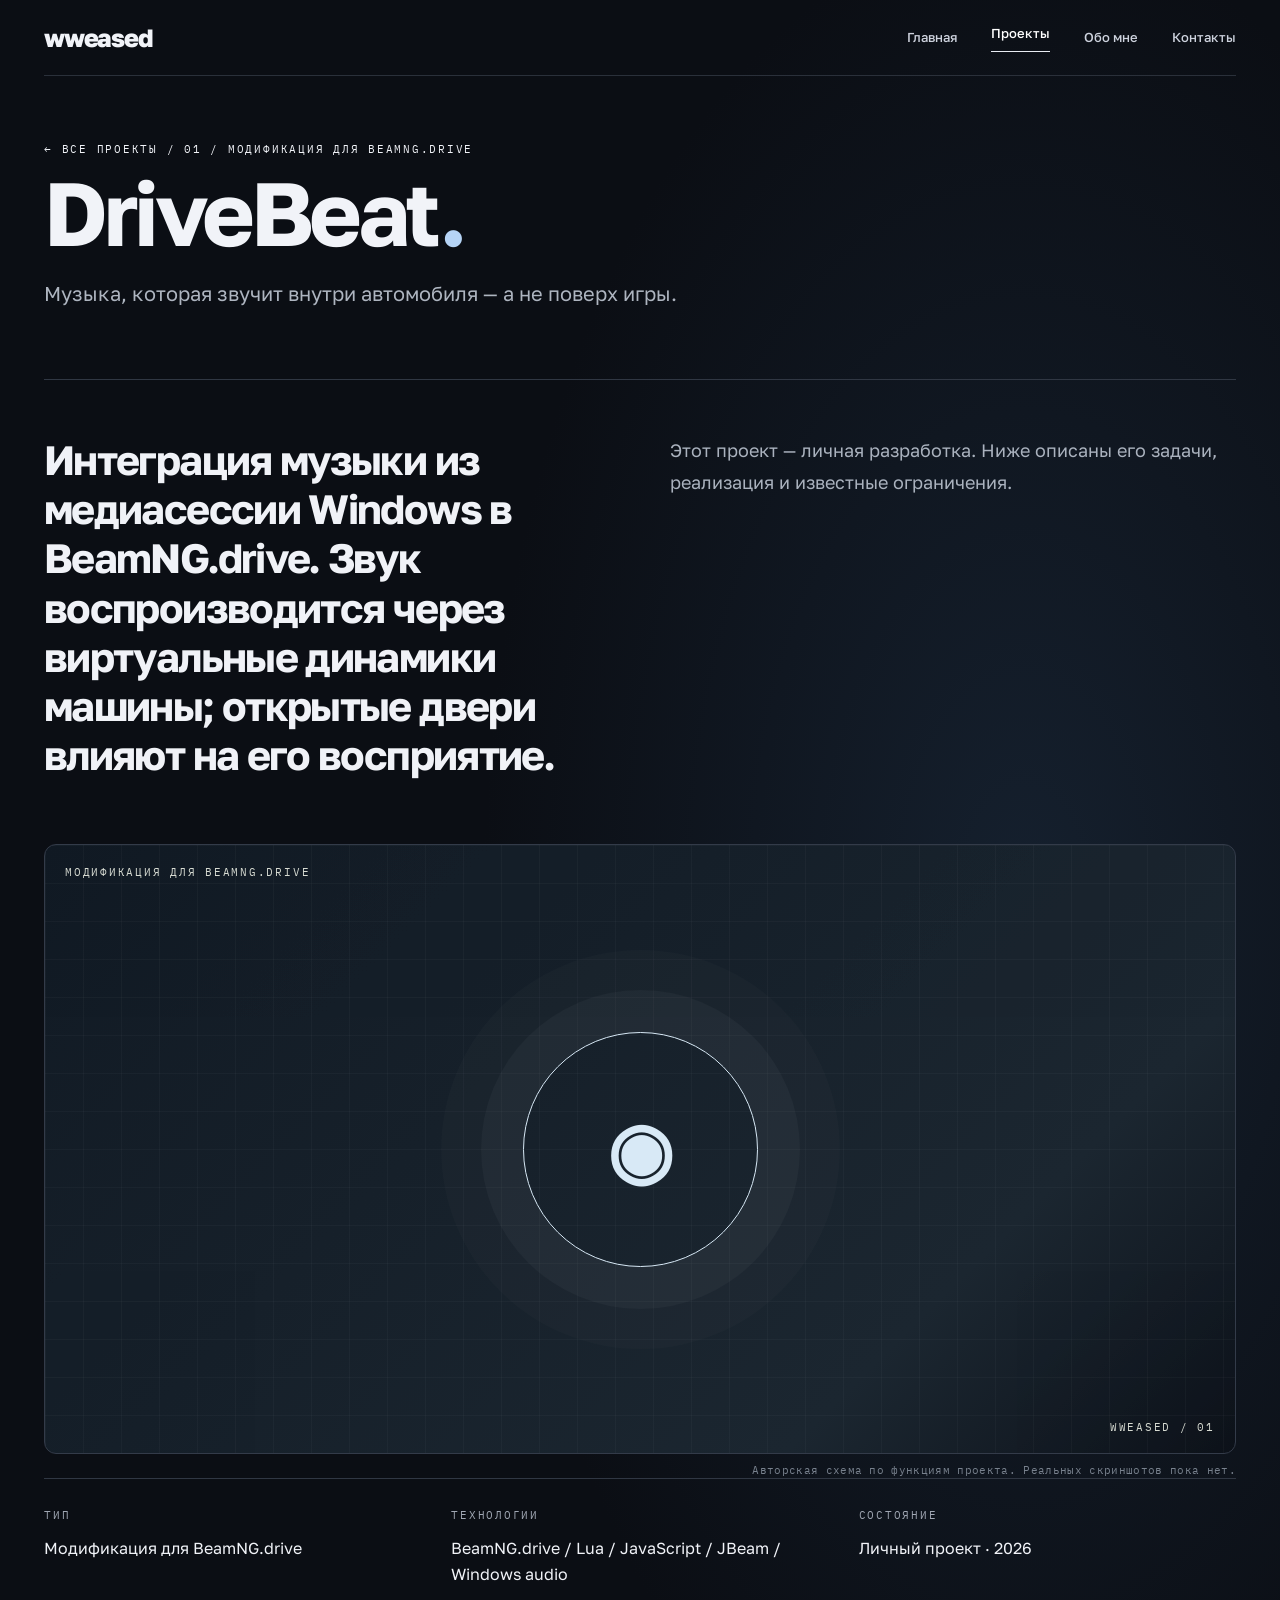
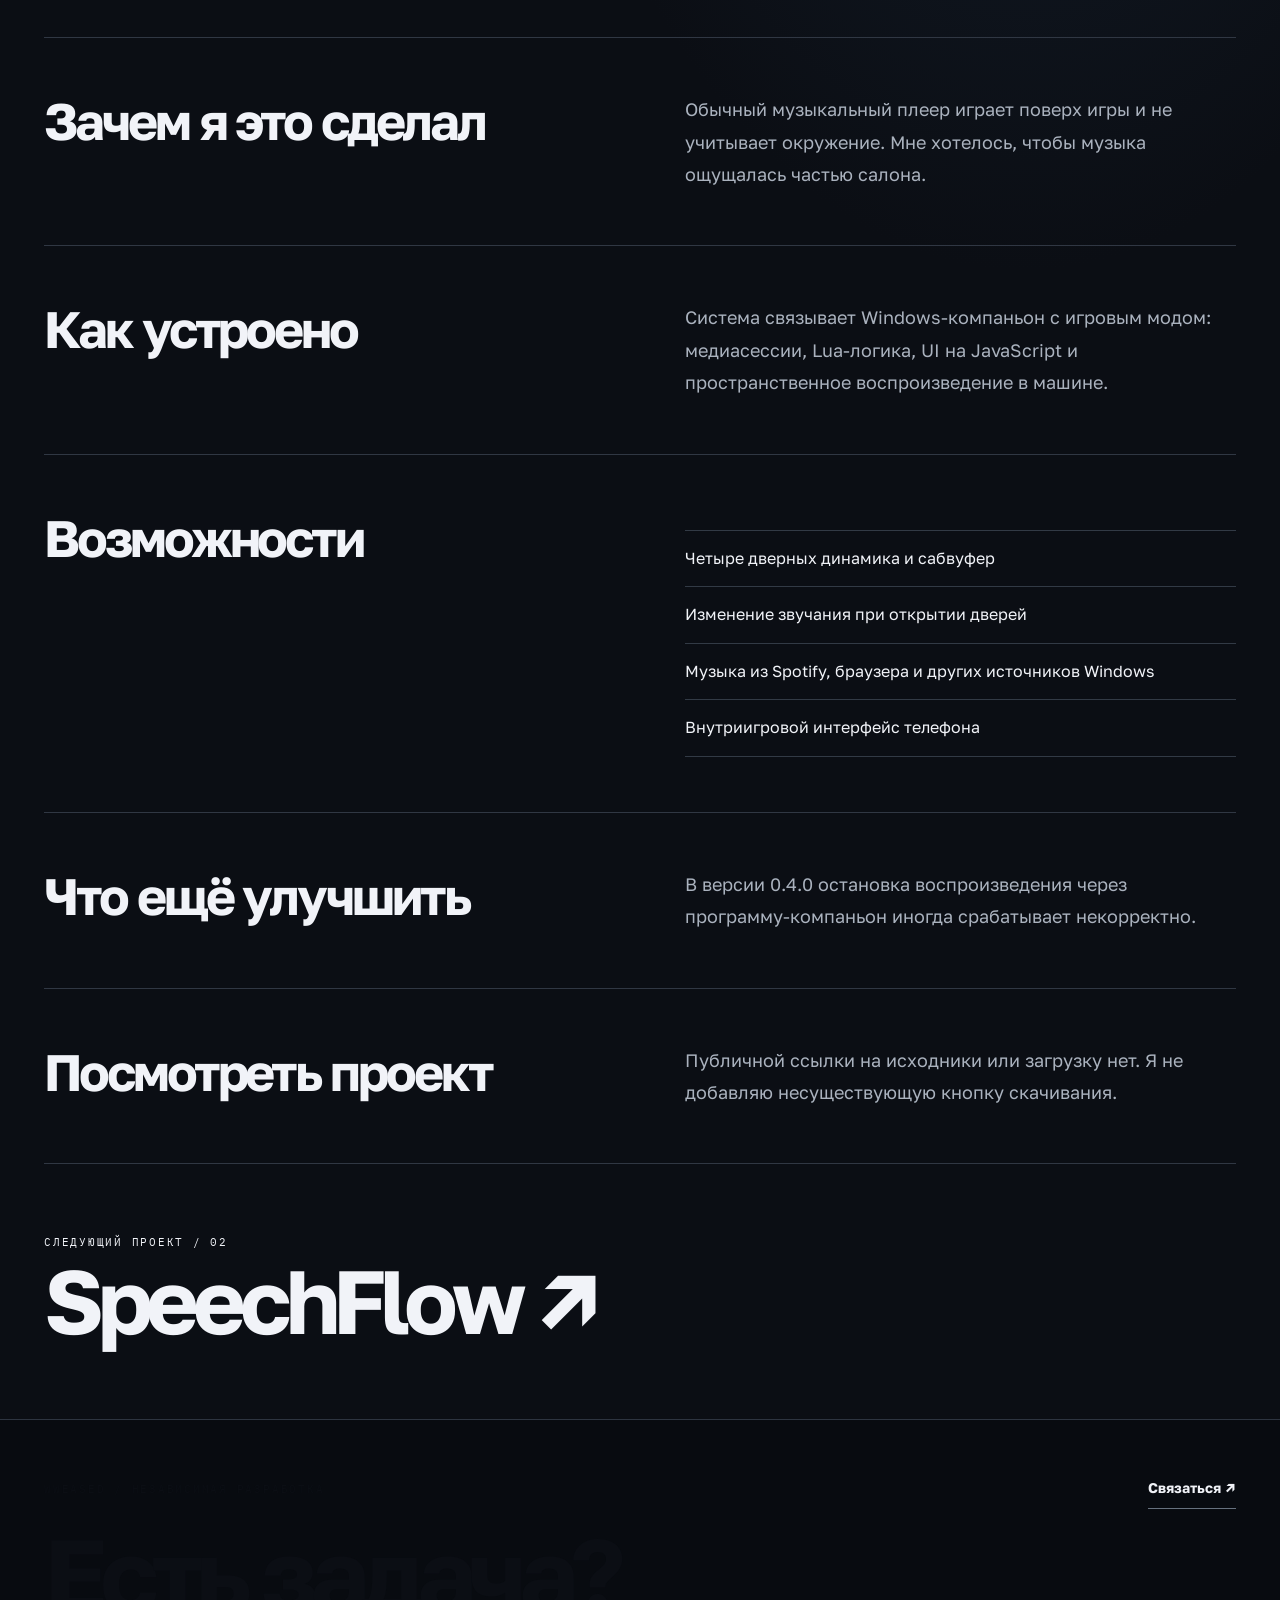
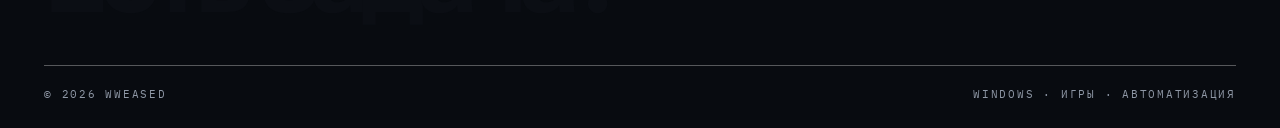
<file: projects/drivebeat/index.html>
<!doctype html><html lang="ru"><head><meta charset="utf-8"><meta name="viewport" content="width=device-width,initial-scale=1"><meta name="theme-color" content="#0b0e14"><meta name="description" content="DriveBeat: Интеграция музыки из медиасессии Windows в BeamNG.drive. Звук воспроизводится через виртуальные динамики машины; открытые двери влияют на его восприятие."><title>DriveBeat — wweased</title><link rel="stylesheet" href="/assets/style.css"></head><body><div class="wrap"><header class="top"><a class="logo" href="/">wweased<i>.</i></a><button class="menu" type="button" aria-expanded="false" aria-controls="mainnav">Меню</button><nav class="nav" id="mainnav" aria-label="Основная навигация"><a href="/" >Главная</a><a href="/projects/" aria-current="page">Проекты</a><a href="/about/" >Обо мне</a><a href="/contact/" >Контакты</a></nav></header><main><header class="pagehead"><div class="mono"><a href="/projects/">← Все проекты</a> / 01 / Модификация для BeamNG.drive</div><h1>DriveBeat<span style="color:#b7d7f5">.</span></h1><p>Музыка, которая звучит внутри автомобиля — а не поверх игры.</p></header><div class="case-intro"><h2>Интеграция музыки из медиасессии Windows в BeamNG.drive. Звук воспроизводится через виртуальные динамики машины; открытые двери влияют на его восприятие.</h2><p>Этот проект — личная разработка. Ниже описаны его задачи, реализация и известные ограничения.</p></div><section class="case-visual"><div class="visual" data-kind="drivebeat" role="img" aria-label="Авторская схема проекта DriveBeat, не скриншот"><span class="visualtag mono">Модификация для BeamNG.drive</span><div class="orb"><span>◉</span></div><span class="visualfoot mono">wweased / 01</span></div><div class="visualnote">Авторская схема по функциям проекта. Реальных скриншотов пока нет.</div><div id="gallery"></div></section><div class="facts"><div><div class="mono">Тип</div><p>Модификация для BeamNG.drive</p></div><div><div class="mono">Технологии</div><p>BeamNG.drive / Lua / JavaScript / JBeam / Windows audio</p></div><div><div class="mono">Состояние</div><p>Личный проект · 2026</p></div></div><section class="case-grid"><h2>Зачем я это сделал</h2><p>Обычный музыкальный плеер играет поверх игры и не учитывает окружение. Мне хотелось, чтобы музыка ощущалась частью салона.</p></section><section class="case-grid"><h2>Как устроено</h2><p>Система связывает Windows-компаньон с игровым модом: медиасессии, Lua-логика, UI на JavaScript и пространственное воспроизведение в машине.</p></section><section class="case-grid"><h2>Возможности</h2><ul class="featurelist"><li>Четыре дверных динамика и сабвуфер</li><li>Изменение звучания при открытии дверей</li><li>Музыка из Spotify, браузера и других источников Windows</li><li>Внутриигровой интерфейс телефона</li></ul></section><section class="case-grid"><h2>Что ещё улучшить</h2><p>В версии 0.4.0 остановка воспроизведения через программу-компаньон иногда срабатывает некорректно.</p></section><section class="case-grid"><h2>Посмотреть проект</h2><div><p>Публичной ссылки на исходники или загрузку нет. Я не добавляю несуществующую кнопку скачивания.</p></div></section><section class="next"><div class="mono">Следующий проект / 02</div><a href="/projects/speechflow/">SpeechFlow ↗</a></section></main><dialog id="lightbox" class="lightbox"><button id="close-lightbox" type="button">Закрыть ×</button><img alt=""></dialog></div><footer class="footer"><div class="wrap"><div class="footer-top"><div><span class="mono">wweased / независимая разработка</span><h2>Есть задача?</h2></div><div><a class="textlink" href="/contact/">Связаться ↗</a></div></div><div class="footer-bottom mono"><span>© 2026 wweased</span><span>Windows · Игры · Автоматизация</span></div></div></footer><script src="/assets/site.js" defer></script></body></html>
</file>
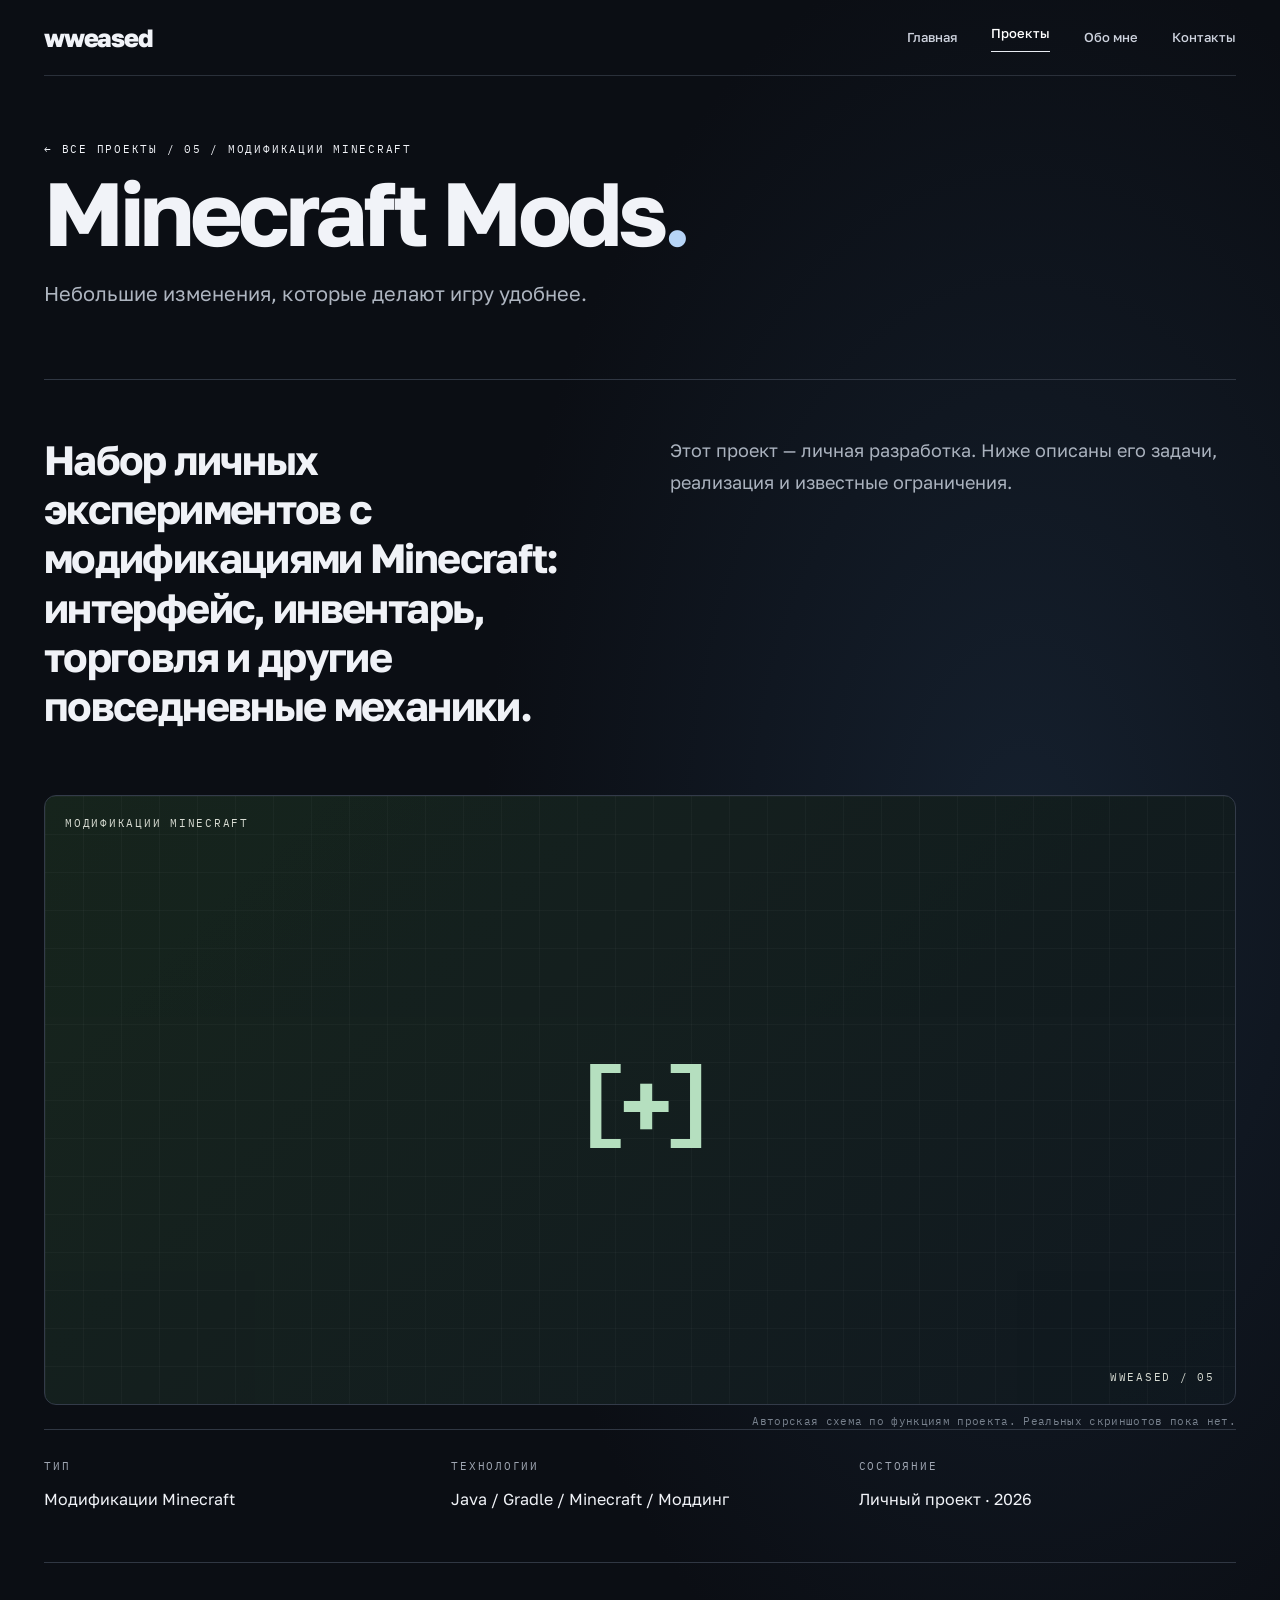
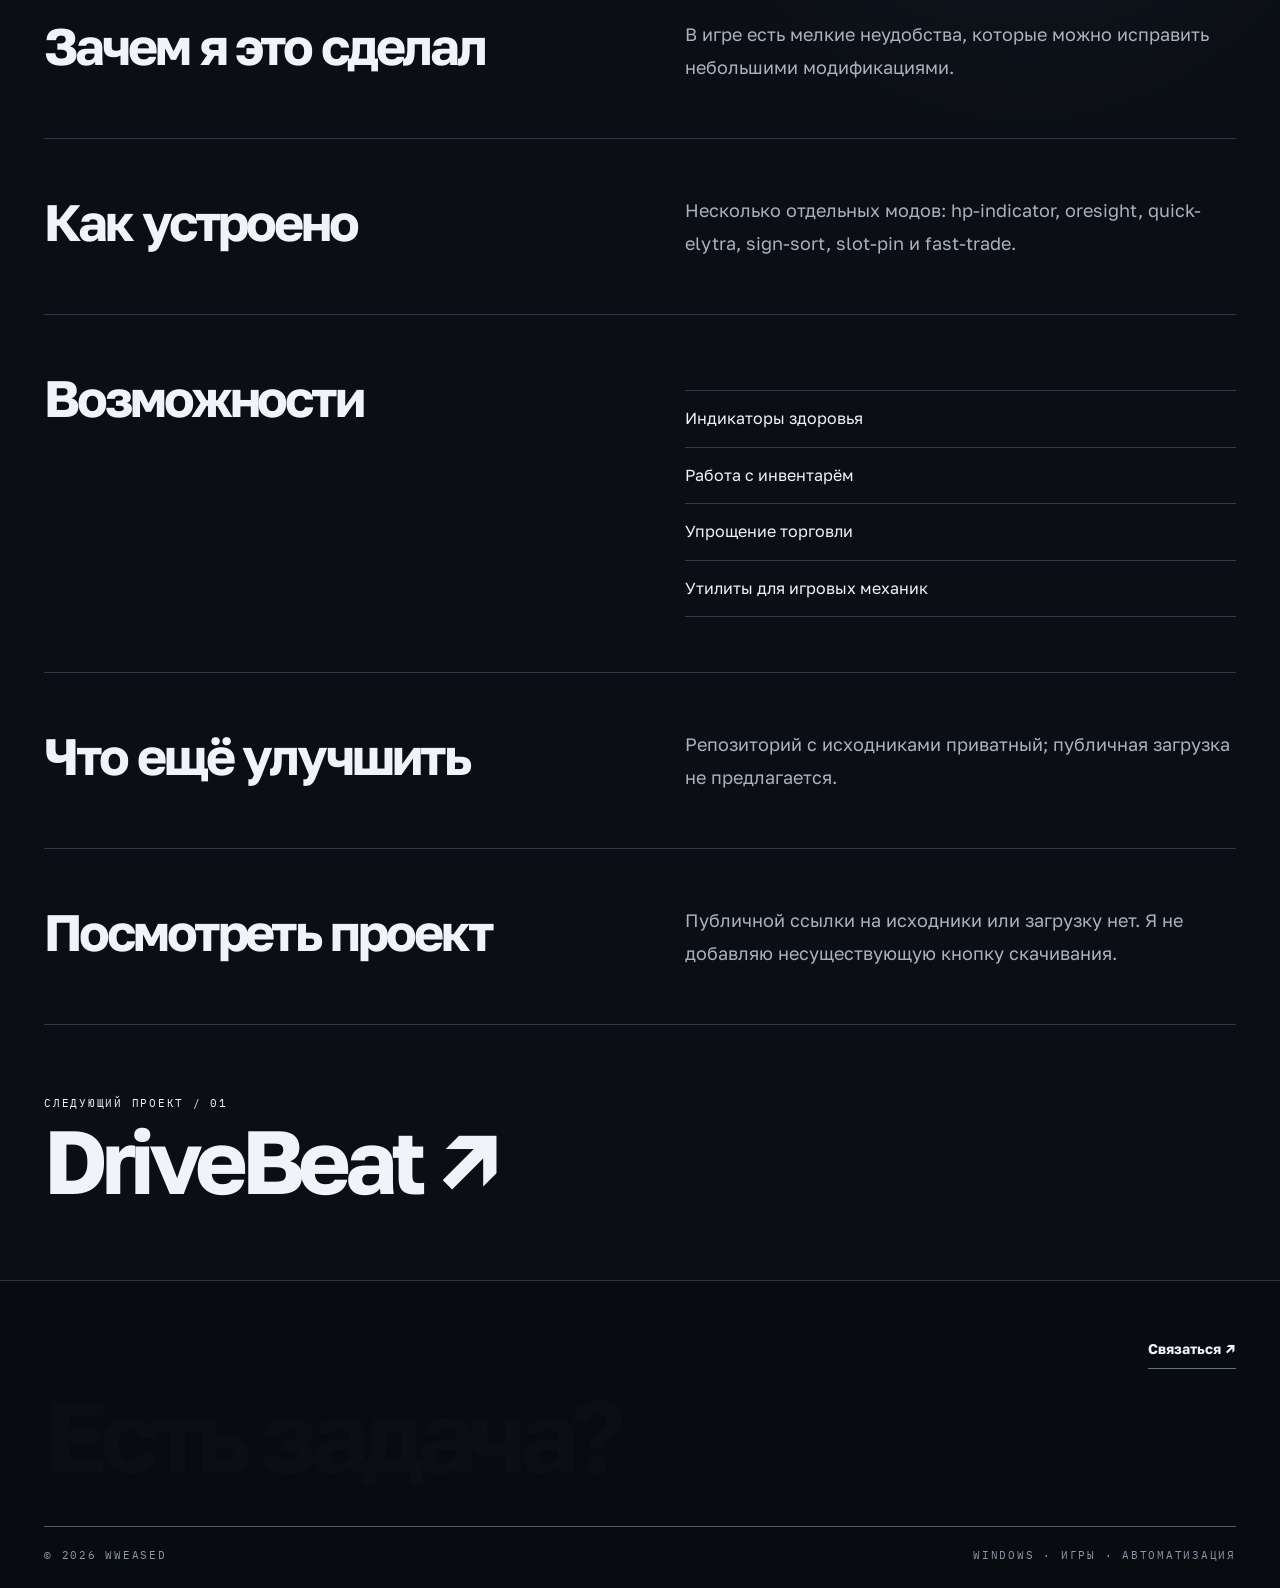
<file: projects/minecraft/index.html>
<!doctype html><html lang="ru"><head><meta charset="utf-8"><meta name="viewport" content="width=device-width,initial-scale=1"><meta name="theme-color" content="#0b0e14"><meta name="description" content="Minecraft Mods: Набор личных экспериментов с модификациями Minecraft: интерфейс, инвентарь, торговля и другие повседневные механики."><title>Minecraft Mods — wweased</title><link rel="stylesheet" href="/assets/style.css"></head><body><div class="wrap"><header class="top"><a class="logo" href="/">wweased<i>.</i></a><button class="menu" type="button" aria-expanded="false" aria-controls="mainnav">Меню</button><nav class="nav" id="mainnav" aria-label="Основная навигация"><a href="/" >Главная</a><a href="/projects/" aria-current="page">Проекты</a><a href="/about/" >Обо мне</a><a href="/contact/" >Контакты</a></nav></header><main><header class="pagehead"><div class="mono"><a href="/projects/">← Все проекты</a> / 05 / Модификации Minecraft</div><h1>Minecraft Mods<span style="color:#b7d7f5">.</span></h1><p>Небольшие изменения, которые делают игру удобнее.</p></header><div class="case-intro"><h2>Набор личных экспериментов с модификациями Minecraft: интерфейс, инвентарь, торговля и другие повседневные механики.</h2><p>Этот проект — личная разработка. Ниже описаны его задачи, реализация и известные ограничения.</p></div><section class="case-visual"><div class="visual" data-kind="minecraft" role="img" aria-label="Авторская схема проекта Minecraft Mods, не скриншот"><span class="visualtag mono">Модификации Minecraft</span><div class="pixels">[+]</div><span class="visualfoot mono">wweased / 05</span></div><div class="visualnote">Авторская схема по функциям проекта. Реальных скриншотов пока нет.</div><div id="gallery"></div></section><div class="facts"><div><div class="mono">Тип</div><p>Модификации Minecraft</p></div><div><div class="mono">Технологии</div><p>Java / Gradle / Minecraft / Моддинг</p></div><div><div class="mono">Состояние</div><p>Личный проект · 2026</p></div></div><section class="case-grid"><h2>Зачем я это сделал</h2><p>В игре есть мелкие неудобства, которые можно исправить небольшими модификациями.</p></section><section class="case-grid"><h2>Как устроено</h2><p>Несколько отдельных модов: hp-indicator, oresight, quick-elytra, sign-sort, slot-pin и fast-trade.</p></section><section class="case-grid"><h2>Возможности</h2><ul class="featurelist"><li>Индикаторы здоровья</li><li>Работа с инвентарём</li><li>Упрощение торговли</li><li>Утилиты для игровых механик</li></ul></section><section class="case-grid"><h2>Что ещё улучшить</h2><p>Репозиторий с исходниками приватный; публичная загрузка не предлагается.</p></section><section class="case-grid"><h2>Посмотреть проект</h2><div><p>Публичной ссылки на исходники или загрузку нет. Я не добавляю несуществующую кнопку скачивания.</p></div></section><section class="next"><div class="mono">Следующий проект / 01</div><a href="/projects/drivebeat/">DriveBeat ↗</a></section></main><dialog id="lightbox" class="lightbox"><button id="close-lightbox" type="button">Закрыть ×</button><img alt=""></dialog></div><footer class="footer"><div class="wrap"><div class="footer-top"><div><span class="mono">wweased / независимая разработка</span><h2>Есть задача?</h2></div><div><a class="textlink" href="/contact/">Связаться ↗</a></div></div><div class="footer-bottom mono"><span>© 2026 wweased</span><span>Windows · Игры · Автоматизация</span></div></div></footer><script src="/assets/site.js" defer></script></body></html>
</file>
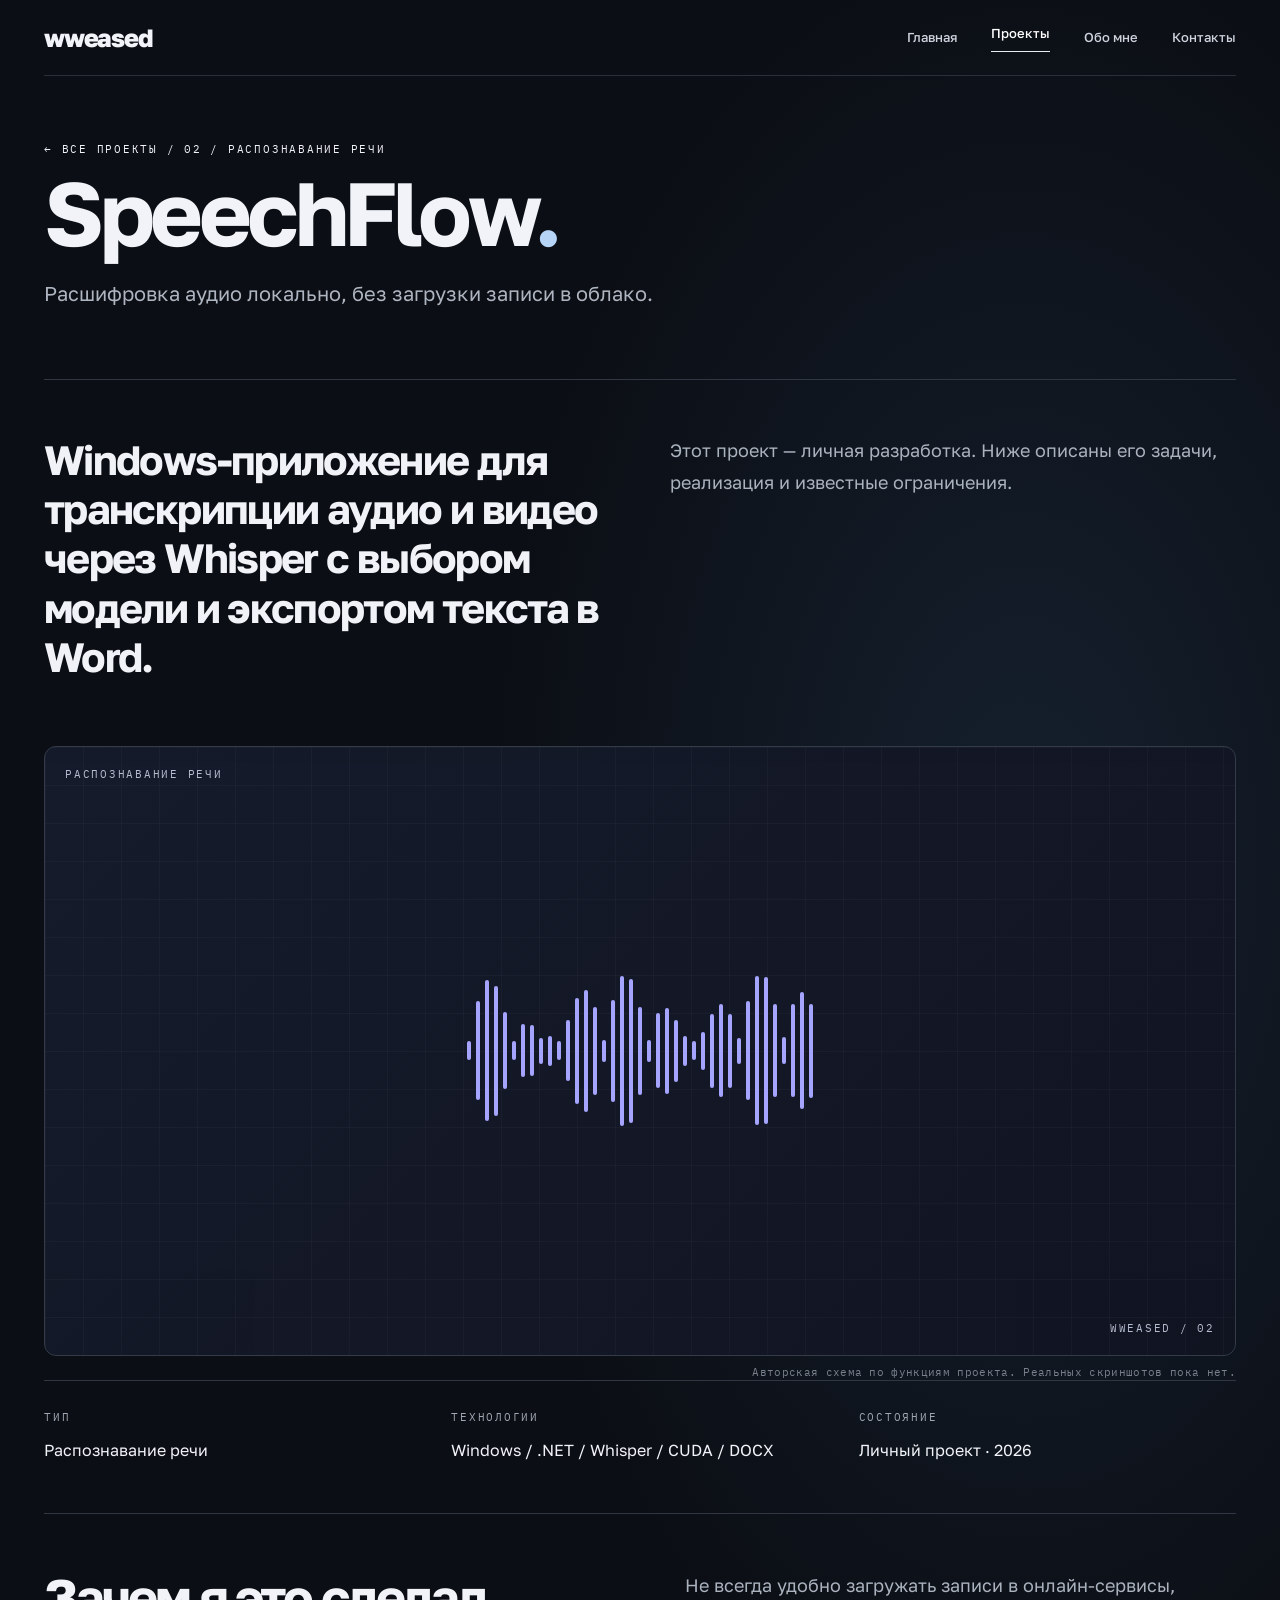
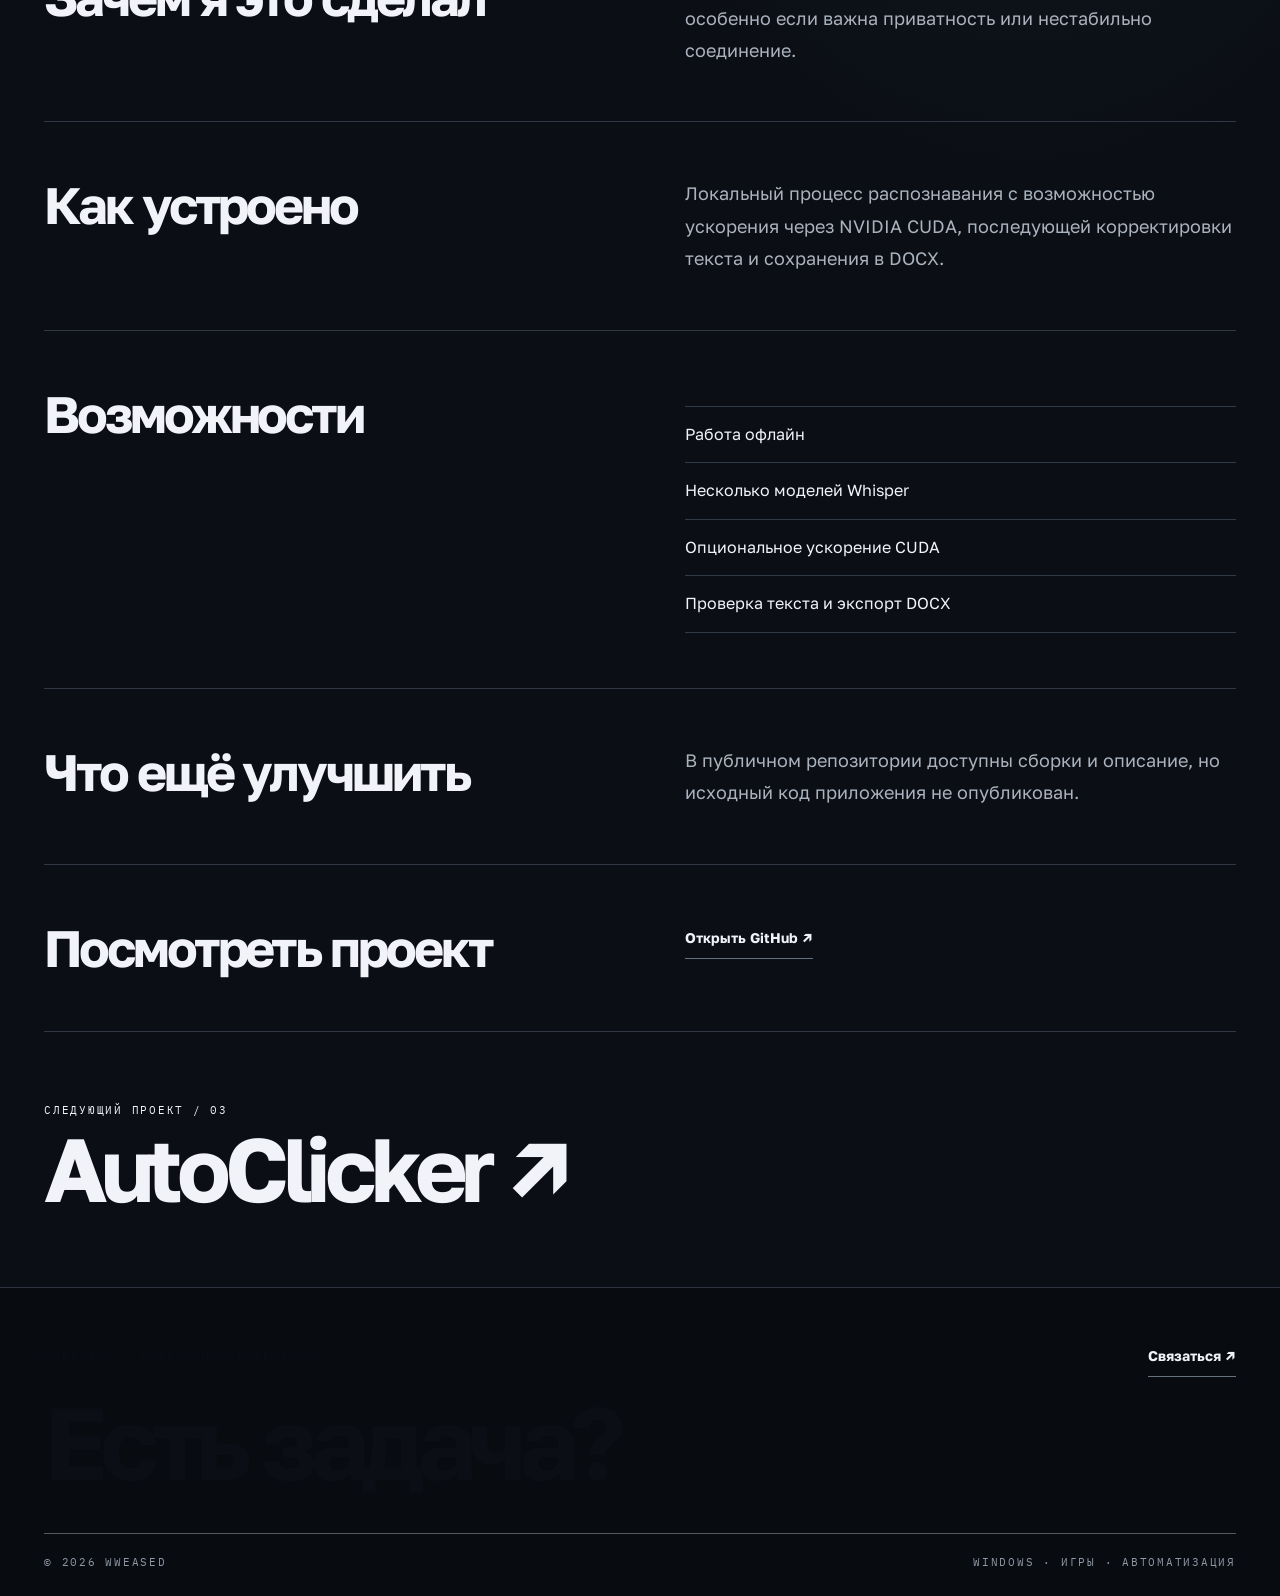
<file: projects/speechflow/index.html>
<!doctype html><html lang="ru"><head><meta charset="utf-8"><meta name="viewport" content="width=device-width,initial-scale=1"><meta name="theme-color" content="#0b0e14"><meta name="description" content="SpeechFlow: Windows-приложение для транскрипции аудио и видео через Whisper с выбором модели и экспортом текста в Word."><title>SpeechFlow — wweased</title><link rel="stylesheet" href="/assets/style.css"></head><body><div class="wrap"><header class="top"><a class="logo" href="/">wweased<i>.</i></a><button class="menu" type="button" aria-expanded="false" aria-controls="mainnav">Меню</button><nav class="nav" id="mainnav" aria-label="Основная навигация"><a href="/" >Главная</a><a href="/projects/" aria-current="page">Проекты</a><a href="/about/" >Обо мне</a><a href="/contact/" >Контакты</a></nav></header><main><header class="pagehead"><div class="mono"><a href="/projects/">← Все проекты</a> / 02 / Распознавание речи</div><h1>SpeechFlow<span style="color:#b7d7f5">.</span></h1><p>Расшифровка аудио локально, без загрузки записи в облако.</p></header><div class="case-intro"><h2>Windows-приложение для транскрипции аудио и видео через Whisper с выбором модели и экспортом текста в Word.</h2><p>Этот проект — личная разработка. Ниже описаны его задачи, реализация и известные ограничения.</p></div><section class="case-visual"><div class="visual" data-kind="speechflow" role="img" aria-label="Авторская схема проекта SpeechFlow, не скриншот"><span class="visualtag mono">Распознавание речи</span><div class="wave"><i style="--h:12%"></i><i style="--h:62%"></i><i style="--h:88%"></i><i style="--h:81%"></i><i style="--h:48%"></i><i style="--h:12%"></i><i style="--h:33%"></i><i style="--h:32%"></i><i style="--h:16%"></i><i style="--h:19%"></i><i style="--h:12%"></i><i style="--h:38%"></i><i style="--h:66%"></i><i style="--h:76%"></i><i style="--h:55%"></i><i style="--h:14%"></i><i style="--h:64%"></i><i style="--h:94%"></i><i style="--h:90%"></i><i style="--h:55%"></i><i style="--h:14%"></i><i style="--h:47%"></i><i style="--h:54%"></i><i style="--h:39%"></i><i style="--h:19%"></i><i style="--h:12%"></i><i style="--h:24%"></i><i style="--h:46%"></i><i style="--h:58%"></i><i style="--h:46%"></i><i style="--h:16%"></i><i style="--h:62%"></i><i style="--h:93%"></i><i style="--h:92%"></i><i style="--h:58%"></i><i style="--h:17%"></i><i style="--h:58%"></i><i style="--h:73%"></i><i style="--h:59%"></i></div><span class="visualfoot mono">wweased / 02</span></div><div class="visualnote">Авторская схема по функциям проекта. Реальных скриншотов пока нет.</div><div id="gallery"></div></section><div class="facts"><div><div class="mono">Тип</div><p>Распознавание речи</p></div><div><div class="mono">Технологии</div><p>Windows / .NET / Whisper / CUDA / DOCX</p></div><div><div class="mono">Состояние</div><p>Личный проект · 2026</p></div></div><section class="case-grid"><h2>Зачем я это сделал</h2><p>Не всегда удобно загружать записи в онлайн-сервисы, особенно если важна приватность или нестабильно соединение.</p></section><section class="case-grid"><h2>Как устроено</h2><p>Локальный процесс распознавания с возможностью ускорения через NVIDIA CUDA, последующей корректировки текста и сохранения в DOCX.</p></section><section class="case-grid"><h2>Возможности</h2><ul class="featurelist"><li>Работа офлайн</li><li>Несколько моделей Whisper</li><li>Опциональное ускорение CUDA</li><li>Проверка текста и экспорт DOCX</li></ul></section><section class="case-grid"><h2>Что ещё улучшить</h2><p>В публичном репозитории доступны сборки и описание, но исходный код приложения не опубликован.</p></section><section class="case-grid"><h2>Посмотреть проект</h2><div><p><a class="textlink" href="https://github.com/wweased/SpeechFlow" target="_blank" rel="noopener noreferrer">Открыть GitHub ↗</a></p></div></section><section class="next"><div class="mono">Следующий проект / 03</div><a href="/projects/autoclicker/">AutoClicker ↗</a></section></main><dialog id="lightbox" class="lightbox"><button id="close-lightbox" type="button">Закрыть ×</button><img alt=""></dialog></div><footer class="footer"><div class="wrap"><div class="footer-top"><div><span class="mono">wweased / независимая разработка</span><h2>Есть задача?</h2></div><div><a class="textlink" href="/contact/">Связаться ↗</a></div></div><div class="footer-bottom mono"><span>© 2026 wweased</span><span>Windows · Игры · Автоматизация</span></div></div></footer><script src="/assets/site.js" defer></script></body></html>
</file>
<file: assets/style.css>
@import url('https://fonts.googleapis.com/css2?family=Golos+Text:wght@400;500;600;700;800&family=IBM+Plex+Mono:wght@400;500&display=swap');
:root{--paper:#eae9e3;--ink:#1b211e;--muted:#69716a;--rule:#b4b8b0;--accent:#d74e2f;--dark:#1b211e}*{box-sizing:border-box}html{scroll-behavior:smooth}body{margin:0;background:var(--paper);color:var(--ink);font:16px/1.6 'Golos Text',Arial,sans-serif}a{color:inherit;text-decoration:none}button{font:inherit}a:focus-visible,button:focus-visible{outline:3px solid var(--accent);outline-offset:5px}::selection{background:var(--accent);color:white}.wrap{width:min(1380px,calc(100% - 88px));margin:auto}.mono{font:11px/1.5 'IBM Plex Mono',monospace;letter-spacing:.045em;text-transform:uppercase}.top{height:86px;border-bottom:1px solid var(--ink);display:flex;align-items:center;justify-content:space-between;gap:25px}.logo{font-size:26px;font-weight:800;letter-spacing:-1.8px}.logo i{font-style:normal;color:var(--accent)}.nav{display:flex;gap:34px;align-items:center}.nav a{font-size:13px;font-weight:700}.nav a[aria-current=page],.nav a:hover,.textlink:hover{color:var(--accent)}.menu{display:none;border:1px solid var(--ink);background:transparent;padding:8px 12px}.intro{padding:70px 0 80px;border-bottom:1px solid var(--ink)}.eyebrow{color:var(--muted);display:flex;justify-content:space-between}.intro h1{font-size:clamp(62px,11vw,154px);line-height:.92;letter-spacing:-.085em;font-weight:700;max-width:1160px;margin:65px 0 50px}.intro h1 em{font-style:normal;color:var(--accent)}.intro .desc{display:flex;justify-content:space-between;align-items:end;gap:35px}.intro p{font-size:clamp(19px,2.2vw,29px);letter-spacing:-.025em;line-height:1.45;max-width:660px;margin:0}.textlink{display:inline-flex;align-items:center;gap:20px;border-bottom:1px solid var(--ink);padding-bottom:8px;font-weight:700;font-size:14px;white-space:nowrap}.sectionbar{display:flex;justify-content:space-between;align-items:end;gap:20px;padding:50px 0 25px}.sectionbar h2,.pagehead h1{font-size:clamp(48px,7vw,94px);line-height:1;letter-spacing:-.075em;margin:10px 0 0}.sectionbar .mono{color:var(--muted)}.projectrow{display:grid;grid-template-columns:1fr 1.05fr;gap:35px;border-top:1px solid var(--ink);padding:34px 0 60px;min-height:430px}.projectrow .number{color:var(--muted)}.projectrow h3{font-size:clamp(46px,5.6vw,80px);line-height:1;letter-spacing:-.07em;margin:35px 0 22px}.projectrow p{max-width:520px;color:#4d564f;font-size:17px;line-height:1.75}.projectrow .rowlink{margin-top:30px}.visual{position:relative;height:390px;overflow:hidden;background:#253029;color:#f0efe7;display:flex;align-items:center;justify-content:center;isolation:isolate}.visual:before{content:'';position:absolute;inset:0;background:linear-gradient(#ffffff0c 1px,transparent 1px),linear-gradient(90deg,#ffffff0c 1px,transparent 1px);background-size:38px 38px;opacity:.6;z-index:-1}.visual .visualtag{position:absolute;top:19px;left:20px;color:#d7dbd2}.visual .visualfoot{position:absolute;right:20px;bottom:18px;color:#d7dbd2}.visual strong{font-size:clamp(60px,8vw,112px);line-height:1;letter-spacing:-.085em;text-align:center}.visual[data-kind=speechflow]{background:#d2d9cf;color:#1f4339}.visual[data-kind=speechflow] .visualtag,.visual[data-kind=speechflow] .visualfoot{color:#4d645a}.visual[data-kind=autoclicker]{background:#d8d1bf;color:#302e27}.visual[data-kind=autoclicker] .visualtag,.visual[data-kind=autoclicker] .visualfoot{color:#5c5a4f}.visual[data-kind=discordmedia]{background:#2a3048;color:#d5d9ff}.visual[data-kind=minecraft]{background:#59634a;color:#e6ead4}.visual[data-kind=drivebeat]{background:#30332c;color:#e8b39d}.visual .orb{width:235px;height:235px;border:1px solid currentColor;border-radius:50%;display:grid;place-items:center;box-shadow:0 0 0 45px #ffffff0b,0 0 0 90px #ffffff07}.visual .orb span{font-size:76px;font-weight:700}.visual .wave{display:flex;align-items:center;gap:5px;height:160px}.visual .wave i{display:block;width:4px;height:var(--h);background:currentColor;border-radius:3px}.visual .steps{font:18px/2 'IBM Plex Mono',monospace;text-align:left}.visual .steps span{display:block}.visual .discordicon{font-size:130px;font-weight:700}.visual .pixels{font:700 94px/1 'IBM Plex Mono',monospace;letter-spacing:-.12em}.visualnote{font:11px/1.4 'IBM Plex Mono',monospace;color:var(--muted);text-align:right;margin-top:9px}.home-end{padding:25px 0 100px;border-top:1px solid var(--ink);display:flex;justify-content:space-between;gap:25px}.pagehead{padding:65px 0 50px;border-bottom:1px solid var(--ink)}.pagehead p{font-size:20px;max-width:690px;line-height:1.6}.filters{display:flex;gap:9px;flex-wrap:wrap;margin:36px 0 15px}.filter{background:transparent;border:1px solid var(--ink);padding:10px 18px;cursor:pointer;font-size:13px}.filter[aria-pressed=true],.filter:hover{background:var(--ink);color:var(--paper)}.catalog .projectrow[hidden]{display:none}.case-intro{display:grid;grid-template-columns:1fr 1fr;gap:60px;padding:55px 0 65px}.case-intro h2{font-size:clamp(26px,3.2vw,44px);letter-spacing:-.04em;line-height:1.2;margin:0}.case-intro p{font-size:18px;line-height:1.75;color:#4c554f;margin:0}.case-visual .visual{height:clamp(300px,48vw,610px)}.case-visual .visual strong{font-size:clamp(65px,11vw,165px)}.facts{display:grid;grid-template-columns:repeat(3,1fr);gap:30px;border-top:1px solid var(--ink);padding:28px 0 50px}.facts>div .mono{color:var(--muted);margin-bottom:12px}.facts p{margin:0}.case-grid{display:grid;grid-template-columns:1fr 1fr;gap:7vw;border-top:1px solid var(--ink);padding:55px 0}.case-grid h2{font-size:clamp(32px,4vw,54px);line-height:1.1;letter-spacing:-.06em;margin:0}.case-grid p{margin:0;font-size:18px;line-height:1.8;color:#4b544e}.featurelist{border-top:1px solid var(--rule);margin:20px 0 0;padding:0;list-style:none}.featurelist li{border-bottom:1px solid var(--rule);padding:15px 0}.next{padding:70px 0;border-top:1px solid var(--ink)}.next a{font-size:clamp(44px,7vw,100px);line-height:1.1;letter-spacing:-.07em;font-weight:700}.next a:hover{color:var(--accent)}.copybtn{border:1px solid var(--ink);background:transparent;padding:12px 18px;cursor:pointer}.copybtn:hover{background:var(--ink);color:var(--paper)}.contactoptions{display:grid;grid-template-columns:1fr 1fr;gap:40px;padding:55px 0 120px}.contactoptions>div{border-top:1px solid var(--ink);padding-top:20px}.contactoptions h2{font-size:34px;letter-spacing:-.05em}.contactoptions p{color:var(--muted)}.footer{background:var(--dark);color:var(--paper);padding:55px 0 25px}.footer-top{display:flex;justify-content:space-between;gap:30px}.footer h2{font-size:clamp(45px,8vw,105px);letter-spacing:-.08em;line-height:1;margin:22px 0 40px}.footer a:hover{color:#f18b6f}.footer-bottom{border-top:1px solid #ffffff50;padding-top:20px;display:flex;justify-content:space-between;color:#adb5ab}.lightbox{border:0;padding:0;max-width:90vw;max-height:90vh;background:var(--paper);color:var(--ink)}.lightbox::backdrop{background:#111c}.lightbox img{display:block;max-width:85vw;max-height:80vh}.lightbox button{float:right;margin:8px}.screenshot{max-width:100%;height:auto;display:block;cursor:zoom-in}#gallery{display:grid;grid-template-columns:repeat(2,1fr);gap:18px;margin:35px 0}#gallery:empty{display:none}.screenshot-caption{color:var(--muted);font-size:12px}@media(max-width:800px){.wrap{width:calc(100% - 38px)}.top{height:68px}.menu{display:block}.nav{display:none;position:absolute;top:68px;left:0;right:0;background:var(--paper);z-index:10;padding:24px 19px;border-bottom:1px solid var(--ink);flex-direction:column;align-items:stretch;gap:18px}.nav.open{display:flex}.intro{padding:48px 0 55px}.intro h1{font-size:clamp(57px,12vw,94px);margin:55px 0 35px}.intro .desc{display:block}.intro .textlink{margin-top:30px}.projectrow{grid-template-columns:1fr;gap:20px;padding:25px 0 45px}.projectrow h3{margin:20px 0}.visual{height:320px}.case-intro,.case-grid,.contactoptions{grid-template-columns:1fr;gap:22px}.facts{grid-template-columns:1fr;gap:20px}.home-end{display:block}.home-end a{margin-top:20px}.footer-top,.footer-bottom{display:block}.footer-bottom span{display:block;margin-bottom:10px}.pagehead{padding:45px 0}.case-intro{padding:35px 0}.case-grid{padding:40px 0}#gallery{grid-template-columns:1fr}}@media(prefers-reduced-motion:reduce){*{scroll-behavior:auto!important;animation:none!important;transition:none!important}}
/* Dark portfolio visual system — reference-inspired */
:root{--paper:#0b0e14;--ink:#f1f3f8;--muted:#a0a7b3;--rule:#29303b;--accent:#8cb9e8;--dark:#080b10}body{background:radial-gradient(ellipse 65% 45% at 80% 27%,#15202e 0%,transparent 65%),#0b0e14;color:var(--ink);font-family:'Golos Text',Arial,sans-serif}a:focus-visible,button:focus-visible{outline-color:#a8c8f6}::selection{background:#d9e8ff;color:#111}.top{height:76px;border-color:#2a303a}.logo{font-size:25px;letter-spacing:-1.2px}.logo i{display:none}.nav a{font-weight:500;color:#cdd2dd}.nav a[aria-current=page],.nav a:hover,.textlink:hover{color:#fff}.nav a[aria-current=page]{border-bottom:1px solid #e8ecf3;padding-bottom:8px}.mono{letter-spacing:.16em}.eyebrow{color:#b9c1cf}.intro{padding:68px 0 68px;border-color:#2c323d;position:relative}.intro h1{font-size:clamp(55px,5.2vw,78px);letter-spacing:-.05em;line-height:1.12;font-weight:700;margin:38px 0 18px;max-width:750px}.intro h1 em{color:#f2f3f7}.intro p{font-size:18px;line-height:1.65;color:#aeb5c0;max-width:640px;letter-spacing:0}.intro .desc{display:block}.intro .textlink{margin-top:30px}.textlink{border-color:#66717e;color:#f0f2f7}.intro .textlink{padding:13px 21px;border:1px solid #d2d9e2;border-radius:8px;background:#e6eaf0;color:#171b22}.intro .textlink:hover{background:#fff;color:#111}.sectionbar{padding:52px 0 28px}.sectionbar h2{font-size:clamp(28px,3vw,38px);letter-spacing:-.045em}.sectionbar .mono{color:#adb4c1}.projectrow{border-color:#2d3440}.projectrow p,.case-grid p,.case-intro p,.contactoptions p{color:#aab2be}.projectrow h3{letter-spacing:-.045em}.projectrow .number{color:#adb6c3}.visual{border:1px solid #333b49;border-radius:12px;background:#111821}.visual[data-kind=drivebeat]{background:linear-gradient(135deg,#111a24,#1b2630 75%,#0d121a);color:#d8e9f6}.visual[data-kind=speechflow]{background:linear-gradient(135deg,#151b2b,#111422);color:#a5a4ff}.visual[data-kind=autoclicker]{background:linear-gradient(135deg,#18232d,#131924);color:#d9e7ff}.visual[data-kind=discordmedia]{background:linear-gradient(135deg,#1c1a34,#101322);color:#b5b7ff}.visual[data-kind=minecraft]{background:linear-gradient(135deg,#17251d,#101820);color:#b5dfbf}.visual[data-kind=speechflow] .visualtag,.visual[data-kind=speechflow] .visualfoot,.visual[data-kind=autoclicker] .visualtag,.visual[data-kind=autoclicker] .visualfoot{color:#b6bdcf}.visual .orb{box-shadow:0 0 0 42px #ffffff08,0 0 0 82px #ffffff04}.visualnote{color:#78818d}.home-end,.pagehead,.facts,.case-grid,.next{border-color:#303743}.pagehead h1{letter-spacing:-.05em}.pagehead h1 span{color:#b6d4f6!important}.pagehead p{color:#aeb5c0}.filter{border-color:#3e4652;color:#dce2e9;border-radius:7px}.filter[aria-pressed=true],.filter:hover{background:#e6ebf3;color:#12171d}.featurelist,.featurelist li{border-color:#323a45}.footer{background:#080b10;border-top:1px solid #2d3440}.footer-bottom{color:#8f98a6}.contactoptions>div{border-color:#303743}.copybtn{color:#eef2f7;border-color:#677281;border-radius:7px}.copybtn:hover{background:#e9edf4;color:#151a22}.menu{color:#e9edf4;border-color:#4b5361;border-radius:7px}.lightbox{background:#151b23;color:#e9edf4}.case-intro h2{color:#f0f2f7}
/* Landing layout from approved visual reference */
.landing-hero{position:relative;min-height:430px;display:grid;grid-template-columns:1.1fr .9fr;align-items:center;gap:25px;padding:55px 0 55px}.landing-copy{position:relative;z-index:1}.landing-kicker{display:flex;gap:20px;align-items:center;color:#c4cbd5}.landing-kicker:after{content:'';width:92px;height:1px;background:#3b4551}.landing-hero h1{font-size:clamp(46px,4.3vw,70px);line-height:1.09;letter-spacing:-.055em;margin:27px 0 19px;font-weight:700}.landing-hero p{font-size:18px;line-height:1.65;color:#a6aebc;max-width:625px;margin:0}.landing-actions{display:flex;gap:16px;flex-wrap:wrap;margin-top:32px}.landing-actions a{display:inline-flex;gap:15px;align-items:center;justify-content:center;padding:13px 23px;border:1px solid #b3bdcc;border-radius:8px;font-weight:600;font-size:14px;transition:background .2s,color .2s}.landing-actions .primary{background:linear-gradient(180deg,#f3f6fa,#cdd5df);color:#171c23}.landing-actions .secondary{color:#e7ebf2;border-color:#8c97a8}.landing-actions a:hover{background:#fff;color:#111}.prism-wrap{position:relative;min-height:340px;display:grid;place-items:center;overflow:hidden}.prism-wrap:before{content:'';position:absolute;width:360px;height:360px;border:1px dashed #465669;border-radius:50%;opacity:.45}.prism-wrap:after{content:'';position:absolute;width:450px;height:280px;background:radial-gradient(ellipse,#456f9c35,transparent 70%);filter:blur(15px)}.prism{position:relative;z-index:1;width:min(350px,80%);height:290px;transform:rotate(-17deg) skew(-7deg);clip-path:polygon(40% 0,95% 14%,72% 94%,7% 76%);background:linear-gradient(142deg,#162332 4%,#7698b4 24%,#c2e2fa 34%,#344b64 45%,#122134 52%,#6e9abc 67%,#c7e4f7 77%,#25374d 86%);box-shadow:0 0 60px #6fa6d733;border:1px solid #a9c4e8}.prism:before{content:'';position:absolute;inset:0;clip-path:polygon(42% 0,50% 53%,95% 14%,50% 53%,72% 94%,50% 53%,7% 76%,50% 53%);background:#d6eeff8c}.prism:after{content:'';position:absolute;inset:15%;border:1px solid #e6f4ff7c;transform:rotate(21deg)}.featured-head{display:flex;align-items:end;justify-content:space-between;margin:5px 0 30px}.featured-head h2{font-size:clamp(28px,3vw,36px);letter-spacing:-.05em;margin:0}.featured-head a{color:#c1c8d4;font-size:14px}.featured-head a:hover{color:#fff}.featured-grid{display:grid;grid-template-columns:repeat(3,minmax(0,1fr));gap:18px}.feature-card{position:relative;min-height:210px;overflow:hidden;border:1px solid #343c48;border-radius:12px;background:linear-gradient(125deg,#161c25,#10141d);padding:24px 22px;display:flex;flex-direction:column;justify-content:space-between;transition:border-color .2s,transform .2s}.feature-card:hover{border-color:#a4bbd2;transform:translateY(-3px)}.feature-card .card-name{font-size:20px;font-weight:700;letter-spacing:-.03em}.feature-card p{font-size:13px;line-height:1.6;color:#b0b8c4;max-width:230px;margin:8px 0 15px}.feature-card .pill{align-self:flex-start;border:1px solid #495361;border-radius:6px;padding:5px 10px;font-size:11px;color:#e1e5ec}.feature-card .card-art{position:absolute;right:-14px;bottom:20px;width:38%;height:70%;display:grid;place-items:center;opacity:.82;pointer-events:none}.feature-card .card-art svg{width:100%;height:100%}.feature-card .card-art.wave-art{color:#a29aff}.feature-card .card-art.discord-art{font-size:82px;color:#9c9ff8}.feature-card .card-art.car-art{font-size:80px;color:#c2d9ed}.feature-card .card-info{position:relative;z-index:1}.landing-stats{display:grid;grid-template-columns:repeat(4,1fr);gap:30px;margin:78px 0 85px;padding-top:32px;border-top:1px solid #2e3541}.landing-stats strong{display:block;font-size:30px;letter-spacing:-.04em}.landing-stats span{font-size:13px;color:#a8b1bf}.landing-stats a:hover{color:#fff}.landing-stats a{font-size:17px;font-weight:700}.landing-stats .stat-github{font-size:15px}
@media(max-width:900px){.landing-hero{grid-template-columns:1fr;gap:0;padding:45px 0 20px}.prism-wrap{min-height:270px}.prism{height:230px;width:260px}.featured-grid{grid-template-columns:1fr}.feature-card{min-height:185px}.landing-stats{grid-template-columns:repeat(2,1fr);gap:25px}.nav{gap:18px}}@media(max-width:800px){.nav{background:#0d121a;border-color:#303a47}.intro h1{font-size:clamp(46px,10vw,70px)}.landing-hero h1{font-size:clamp(40px,9vw,60px)}.landing-hero p{font-size:16px}.prism-wrap{min-height:230px}.prism{height:205px}.landing-stats{margin:55px 0}.visual{height:320px}}

/* Original interface artwork for project showcases */
.feature-card{min-height:235px}.feature-card .card-art{width:61%;height:88%;right:-18%;bottom:-10%;transform:rotate(-8deg);opacity:1;filter:drop-shadow(0 14px 26px #0008)}.feature-preview{width:100%;height:100%;object-fit:contain}.feature-card .card-info{max-width:70%}.feature-card p{max-width:195px}.feature-card:before{content:"";position:absolute;inset:0;background:linear-gradient(90deg,#111721 5%,#111721e8 42%,transparent 100%);z-index:1;pointer-events:none}.catalog-preview{width:100%;height:100%;object-fit:cover;display:block}.visual:has(.catalog-preview){background:#101724}.visual:has(.catalog-preview):before{display:none}.visualnote{font-size:11px;letter-spacing:.03em}@media(max-width:800px){.feature-card .card-art{right:-13%;width:65%}.feature-card .card-info{max-width:72%}}
</file>
